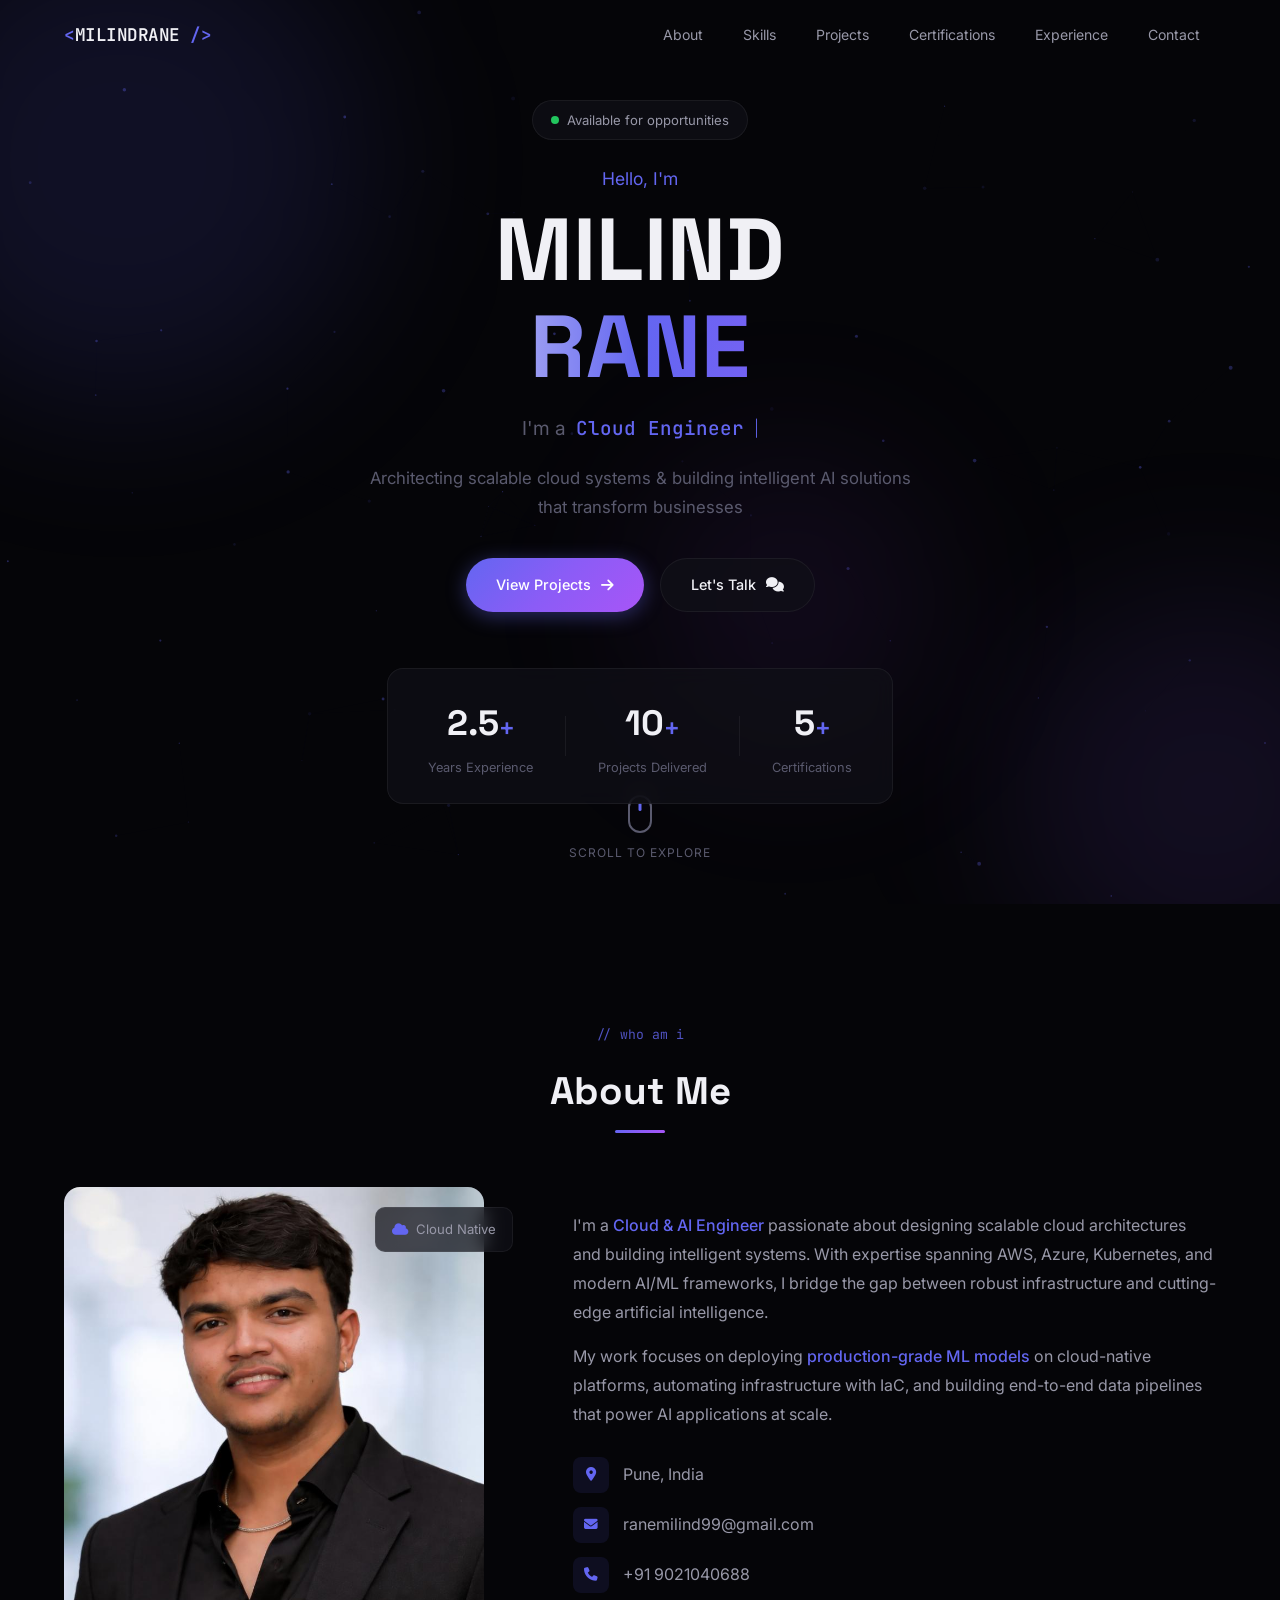
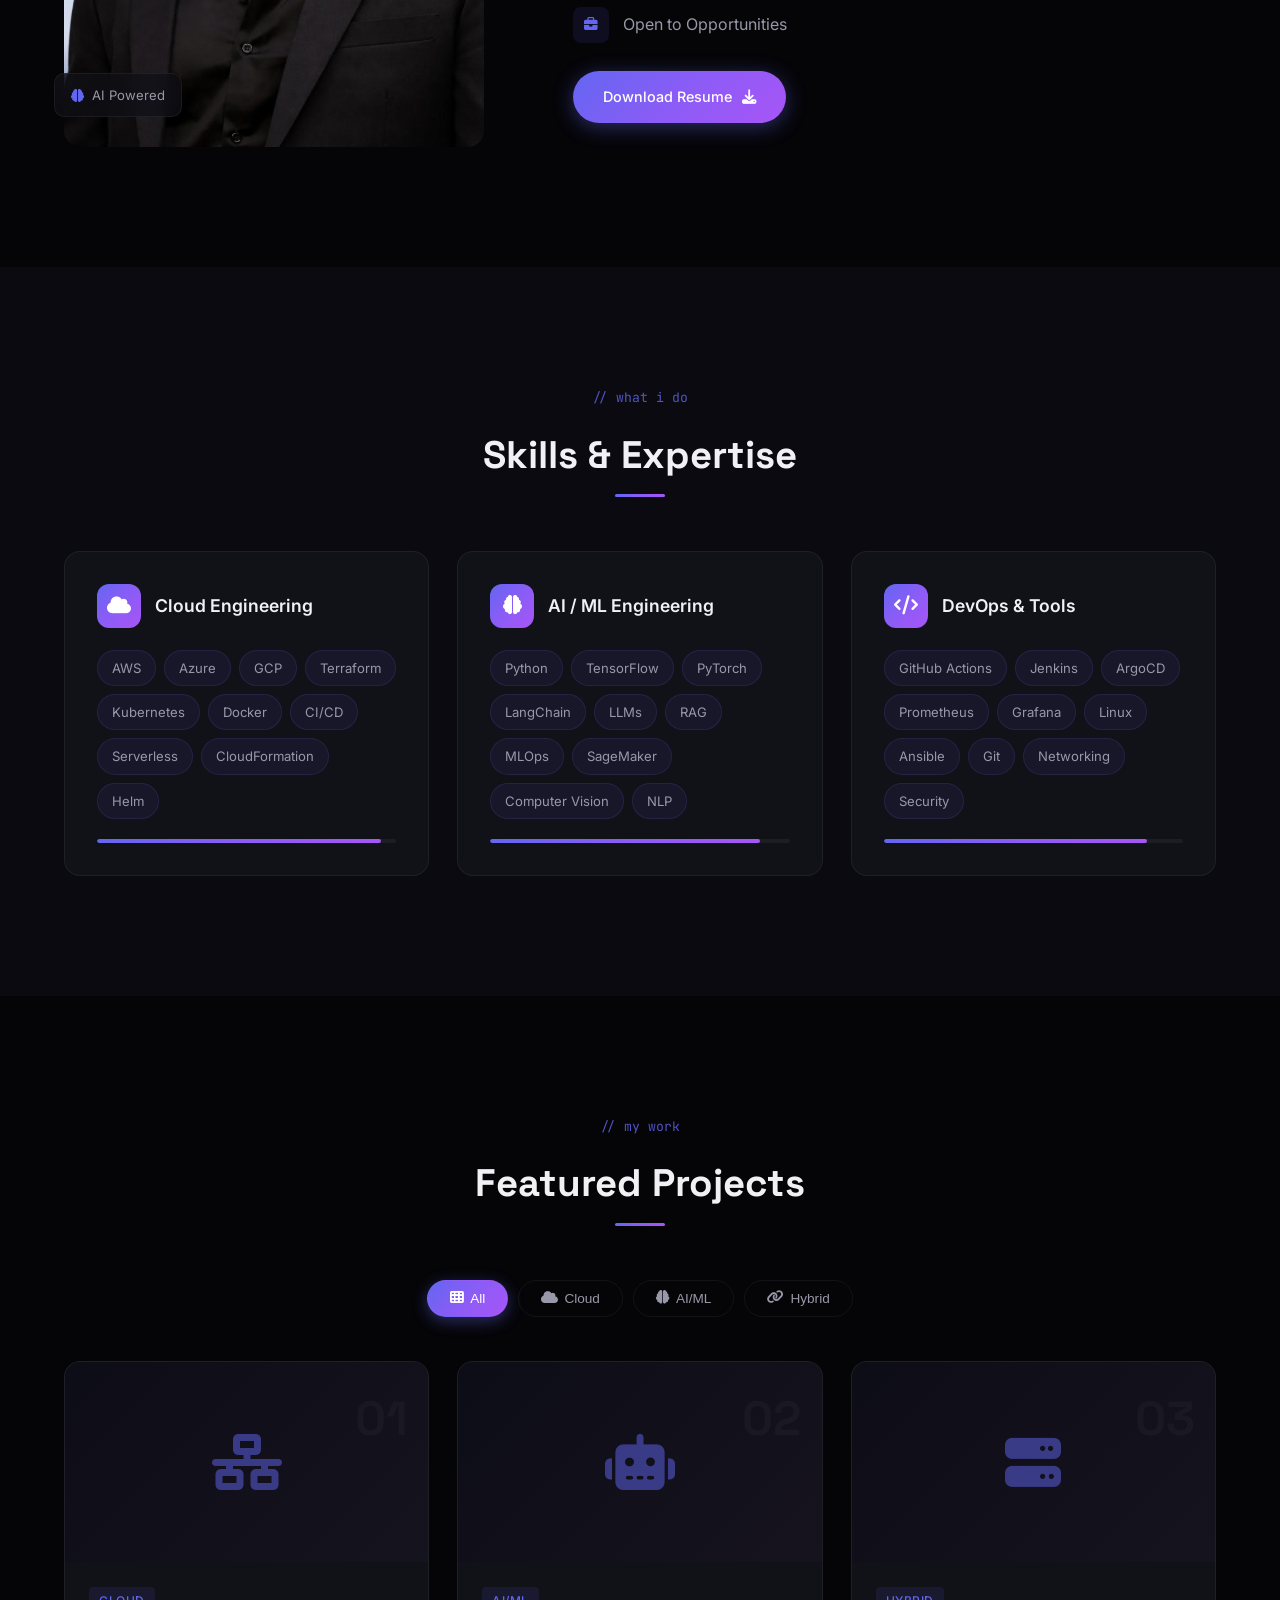
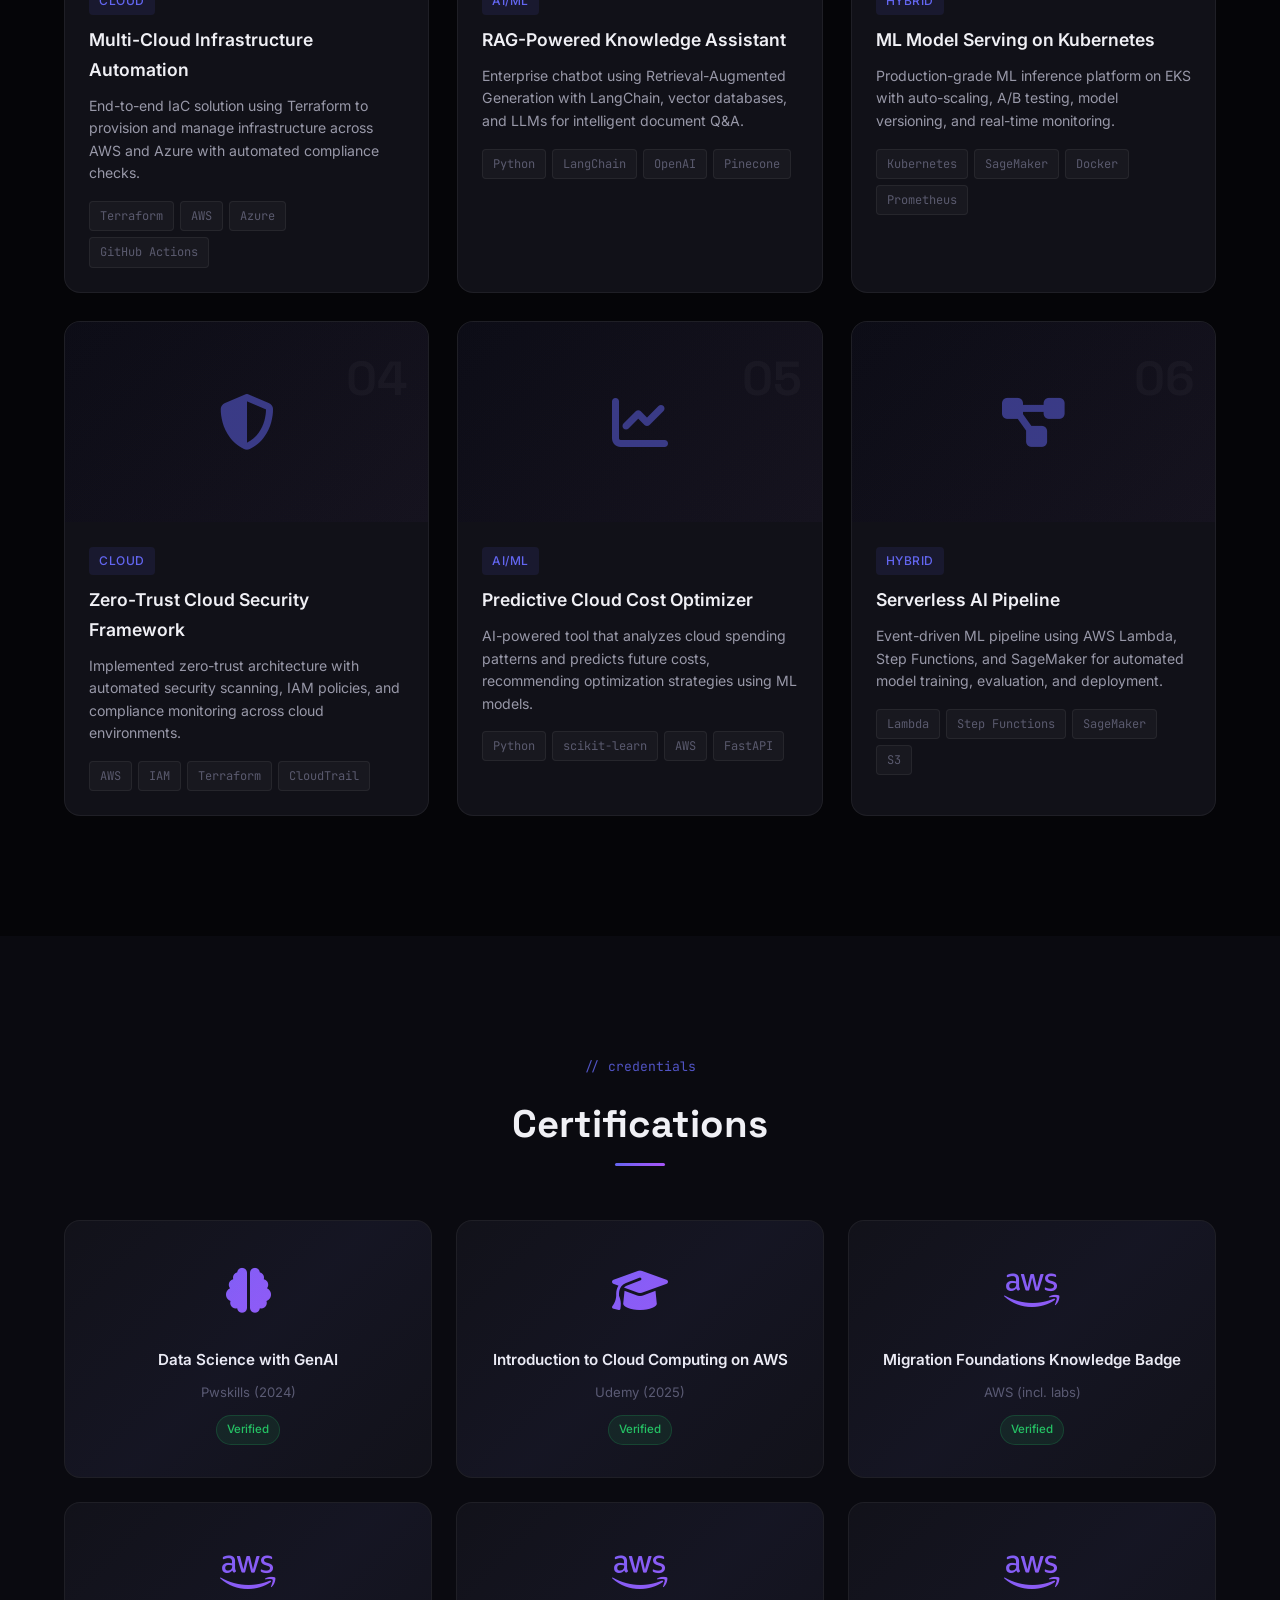
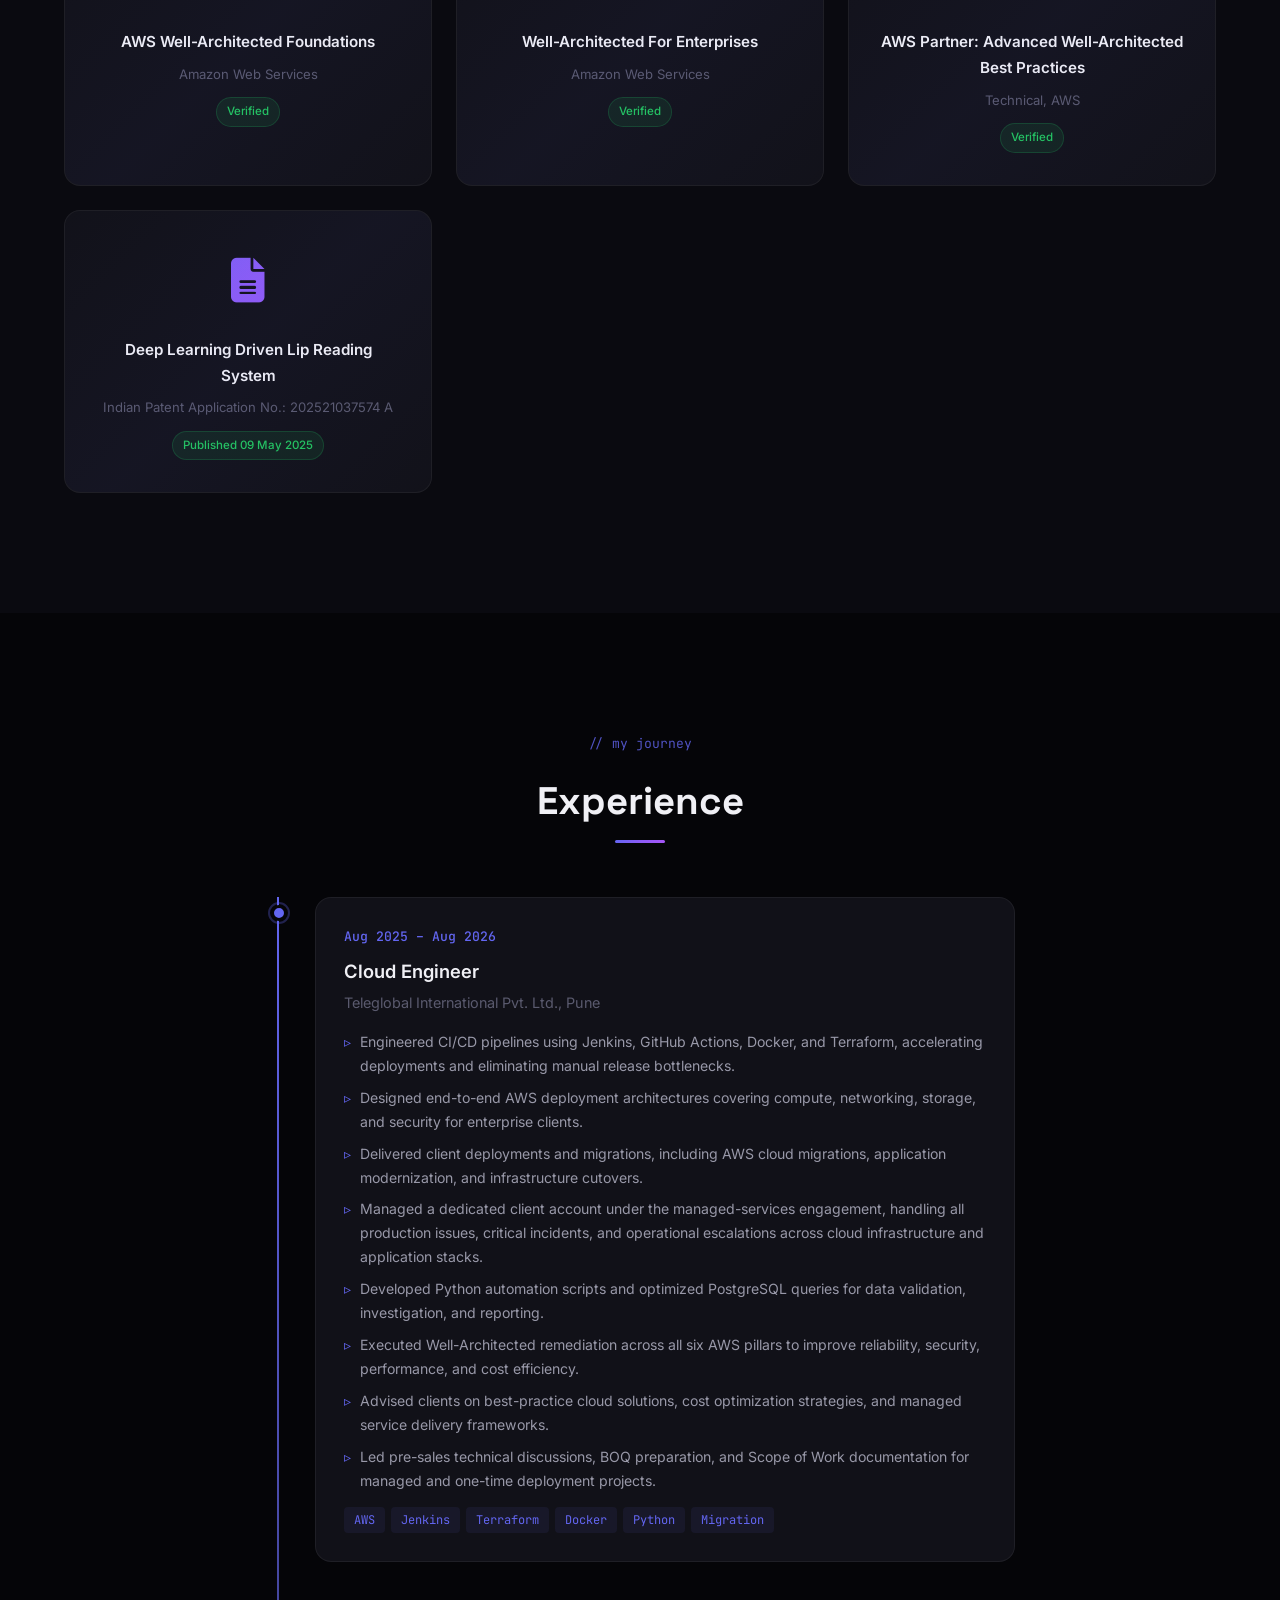
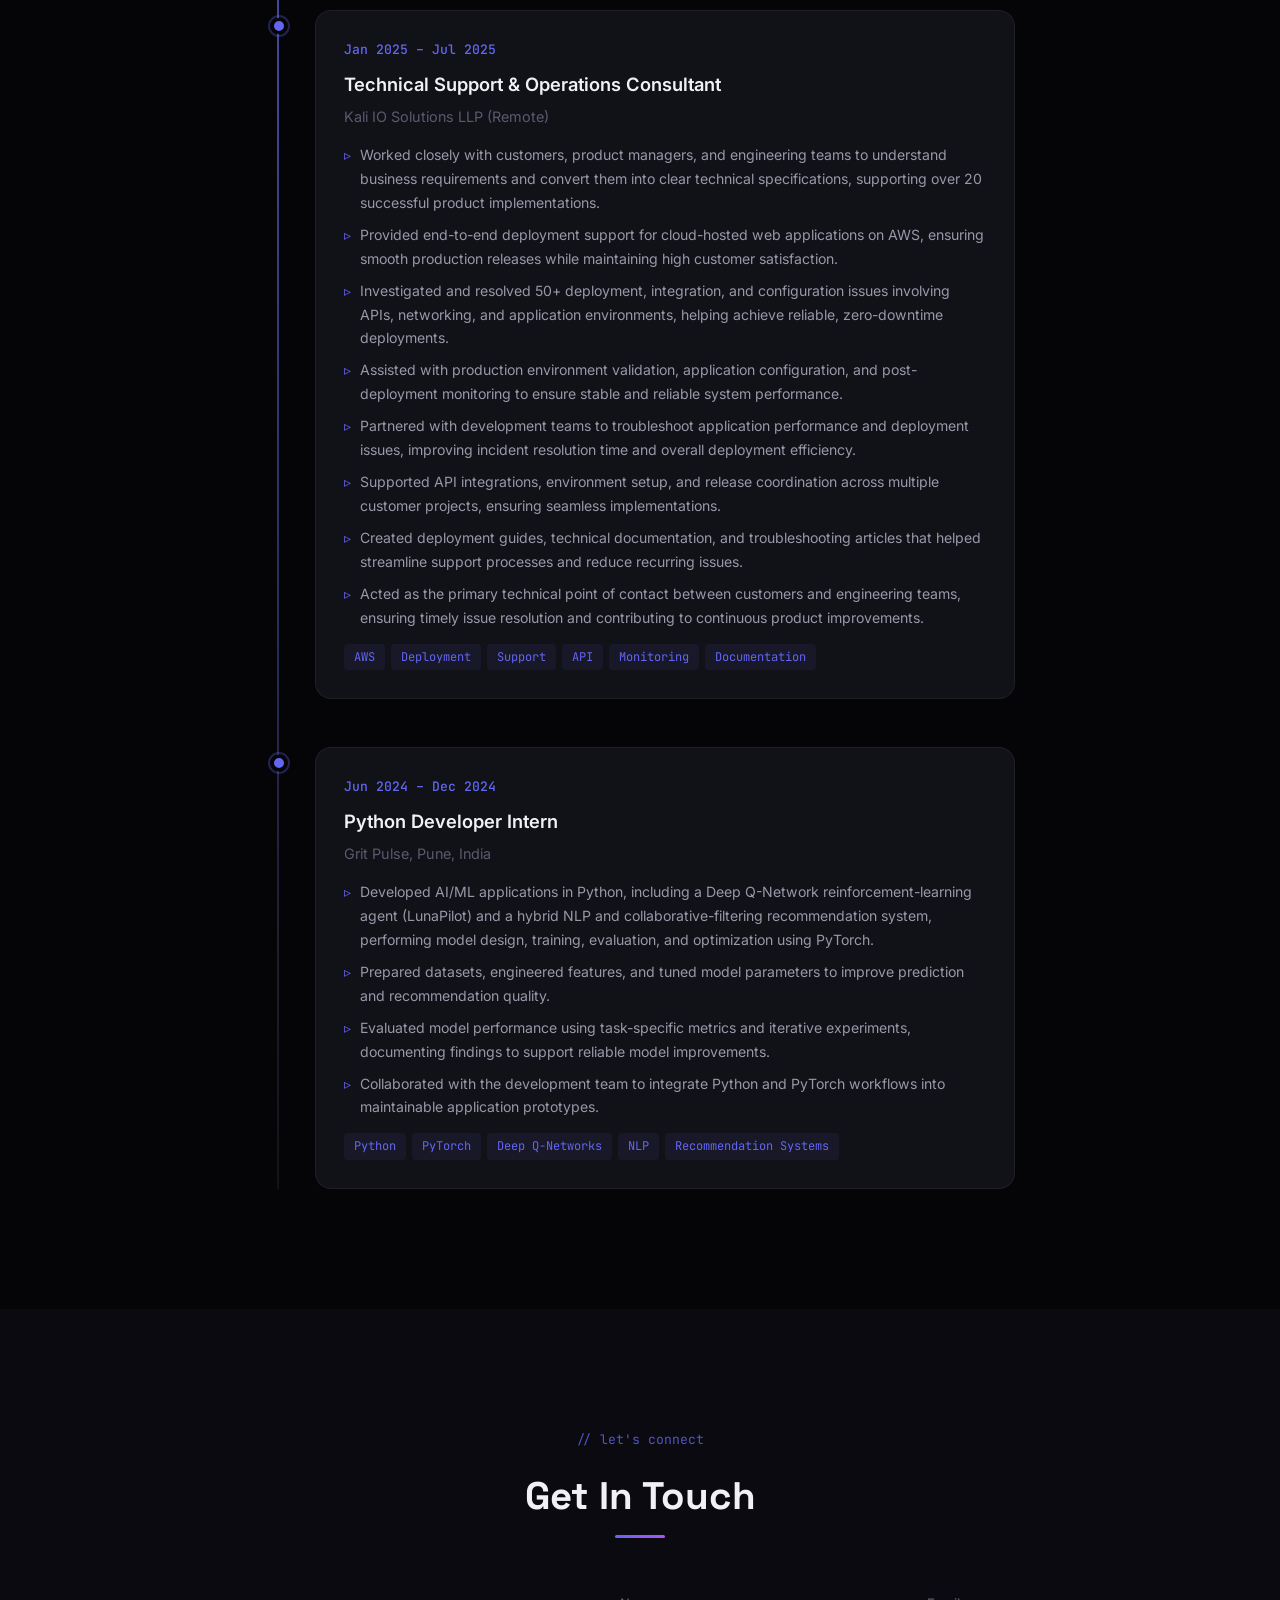
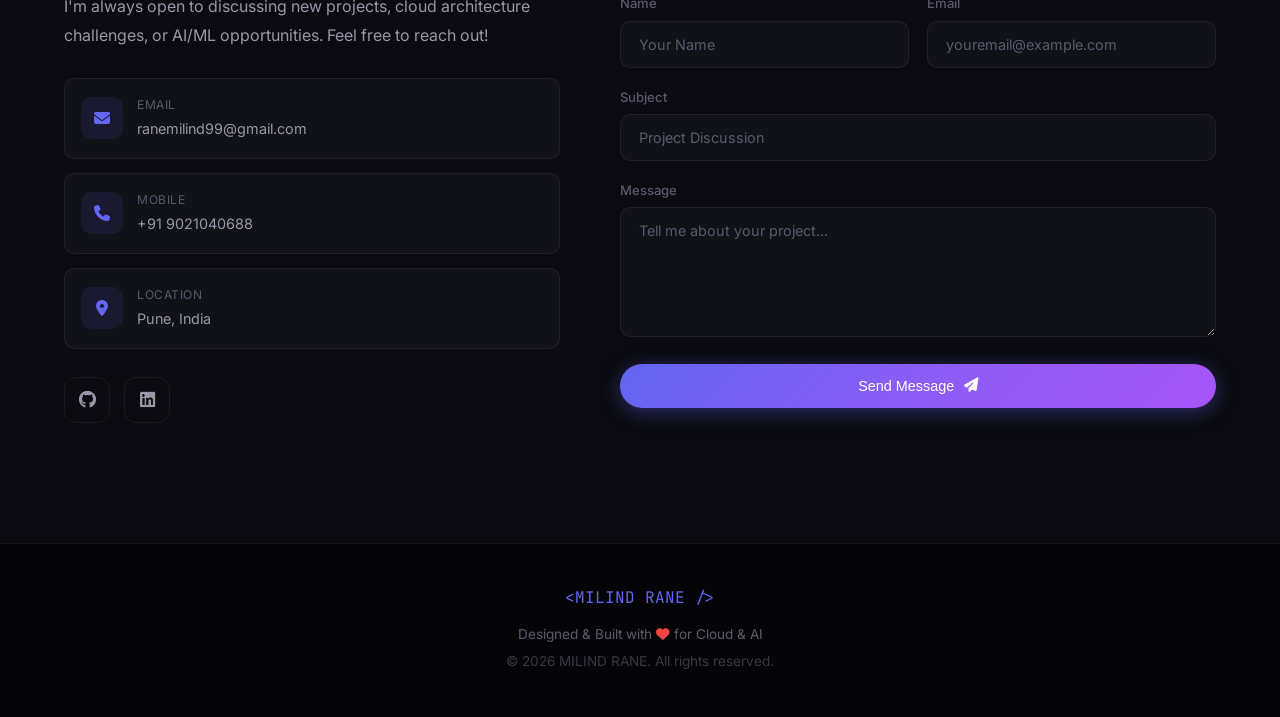
<file: index.html>
<!DOCTYPE html>
<html lang="en">
<head>
    <meta charset="UTF-8">
    <meta name="viewport" content="width=device-width, initial-scale=1.0">
    <title>MILIND RANE | Cloud & AI Engineer</title>
    <link rel="stylesheet" href="style.css">
    <link href="https://fonts.googleapis.com/css2?family=Inter:wght@300;400;500;600;700;800&family=JetBrains+Mono:wght@400;500&family=Space+Grotesk:wght@400;500;600;700&display=swap" rel="stylesheet">
    <link rel="stylesheet" href="https://cdnjs.cloudflare.com/ajax/libs/font-awesome/6.5.0/css/all.min.css">
</head>
<body>
    <!-- Cursor Glow Effect -->
    <div class="cursor-glow" id="cursorGlow"></div>

    <!-- Particle Canvas -->
    <canvas id="particleCanvas"></canvas>

    <!-- Navigation -->
    <nav class="navbar" id="navbar">
        <div class="nav-container">
            <a href="#hero" class="nav-logo">
                <span class="logo-bracket">&lt;</span>MILINDRANE<span class="logo-bracket"> /&gt;</span>
            </a>
            <ul class="nav-links" id="navLinks">
                <li><a href="#about" data-text="About">About</a></li>
                <li><a href="#skills" data-text="Skills">Skills</a></li>
                <li><a href="#projects" data-text="Projects">Projects</a></li>
                <li><a href="#certifications" data-text="Certs">Certifications</a></li>
                <li><a href="#experience" data-text="Experience">Experience</a></li>
                <li><a href="#contact" data-text="Contact">Contact</a></li>
            </ul>
            <button class="nav-toggle" id="navToggle" aria-label="Toggle navigation">
                <span></span>
                <span></span>
                <span></span>
            </button>
        </div>
    </nav>

    <!-- Hero Section -->
    <section class="hero" id="hero">
        <div class="hero-orbs">
            <div class="orb orb-1"></div>
            <div class="orb orb-2"></div>
            <div class="orb orb-3"></div>
        </div>
        <div class="hero-content">
            <div class="hero-badge">
                <span class="badge-dot"></span>
                Available for opportunities
            </div>
            <p class="hero-greeting">Hello, I'm</p>
            <h1 class="hero-name">
                <span class="name-line">MILIND</span>
                <span class="name-line name-highlight shimmer-text">RANE</span>
            </h1>
            <div class="hero-title-wrapper">
                <span class="hero-title-prefix">I'm a</span>
                <h2 class="hero-title" id="typingText">Cloud & AI Engineer</h2>
                <span class="typing-cursor">|</span>
            </div>
            <p class="hero-tagline">Architecting scalable cloud systems & building intelligent AI solutions that transform businesses</p>
            <div class="hero-cta">
                <a href="#projects" class="btn btn-primary">
                    <span>View Projects</span>
                    <i class="fas fa-arrow-right"></i>
                </a>
                <a href="#contact" class="btn btn-glass">
                    <span>Let's Talk</span>
                    <i class="fas fa-comments"></i>
                </a>
            </div>
            <div class="hero-stats">
                <div class="stat" data-count="2" data-start-date="2024-06-01">
                    <span class="stat-number">0</span><span class="stat-suffix">+</span>
                    <span class="stat-label">Years Experience</span>
                </div>
                <div class="stat-divider"></div>
                <div class="stat" data-count="10">
                    <span class="stat-number">0</span><span class="stat-suffix">+</span>
                    <span class="stat-label">Projects Delivered</span>
                </div>
                <div class="stat-divider"></div>
                <div class="stat" data-count="5">
                    <span class="stat-number">0</span><span class="stat-suffix">+</span>
                    <span class="stat-label">Certifications</span>
                </div>
            </div>
        </div>
        <div class="hero-scroll">
            <div class="mouse">
                <div class="mouse-wheel"></div>
            </div>
            <span>Scroll to explore</span>
        </div>
    </section>

    <!-- About Section -->
    <section class="section" id="about">
        <div class="container">
            <div class="section-header">
                <span class="section-tag">// who am i</span>
                <h2 class="section-title">About Me</h2>
            </div>
            <div class="about-grid">
                <div class="about-image-wrapper">
                    <div class="about-image">
                        <img src="profile.jpg" alt="Milind Rane" class="profile-photo">
                        <div class="image-border"></div>
                    </div>
                    <div class="about-float-card float-card-1">
                        <i class="fas fa-cloud"></i>
                        <span>Cloud Native</span>
                    </div>
                    <div class="about-float-card float-card-2">
                        <i class="fas fa-brain"></i>
                        <span>AI Powered</span>
                    </div>
                </div>
                <div class="about-content">
                    <p class="about-text">
                        I'm a <span class="text-highlight">Cloud & AI Engineer</span> passionate about designing scalable cloud architectures 
                        and building intelligent systems. With expertise spanning AWS, Azure, Kubernetes, 
                        and modern AI/ML frameworks, I bridge the gap between robust infrastructure and 
                        cutting-edge artificial intelligence.
                    </p>
                    <p class="about-text">
                        My work focuses on deploying <span class="text-highlight">production-grade ML models</span> on cloud-native platforms, 
                        automating infrastructure with IaC, and building end-to-end data pipelines that 
                        power AI applications at scale.
                    </p>
                    <div class="about-details">
                        <div class="detail">
                            <div class="detail-icon"><i class="fas fa-map-marker-alt"></i></div>
                            <span>Pune, India</span>
                        </div>
                        <div class="detail">
                            <div class="detail-icon"><i class="fas fa-envelope"></i></div>
                            <span>ranemilind99@gmail.com</span>
                        </div>
                        <div class="detail">
                            <div class="detail-icon"><i class="fas fa-phone"></i></div>
                            <span>+91 9021040688</span>
                        </div>
                        <div class="detail">
                            <div class="detail-icon"><i class="fas fa-briefcase"></i></div>
                            <span>Open to Opportunities</span>
                        </div>
                    </div>
                    <a href="Milind_Rane_Resume.pdf" class="btn btn-primary" download="Milind_Rane_Resume.pdf">
                        <span>Download Resume</span>
                        <i class="fas fa-download"></i>
                    </a>
                </div>
            </div>
        </div>
    </section>

    <!-- Skills Section -->
    <section class="section section-alt" id="skills">
        <div class="container">
            <div class="section-header">
                <span class="section-tag">// what i do</span>
                <h2 class="section-title">Skills & Expertise</h2>
            </div>
            <div class="skills-grid">
                <div class="skill-category" data-tilt>
                    <div class="skill-glow"></div>
                    <div class="skill-category-header">
                        <div class="skill-icon-wrapper">
                            <i class="fas fa-cloud"></i>
                        </div>
                        <h3>Cloud Engineering</h3>
                    </div>
                    <div class="skill-tags">
                        <span class="skill-tag">AWS</span>
                        <span class="skill-tag">Azure</span>
                        <span class="skill-tag">GCP</span>
                        <span class="skill-tag">Terraform</span>
                        <span class="skill-tag">Kubernetes</span>
                        <span class="skill-tag">Docker</span>
                        <span class="skill-tag">CI/CD</span>
                        <span class="skill-tag">Serverless</span>
                        <span class="skill-tag">CloudFormation</span>
                        <span class="skill-tag">Helm</span>
                    </div>
                    <div class="skill-bar">
                        <div class="skill-bar-fill" data-width="95"></div>
                    </div>
                </div>
                <div class="skill-category" data-tilt>
                    <div class="skill-glow"></div>
                    <div class="skill-category-header">
                        <div class="skill-icon-wrapper">
                            <i class="fas fa-brain"></i>
                        </div>
                        <h3>AI / ML Engineering</h3>
                    </div>
                    <div class="skill-tags">
                        <span class="skill-tag">Python</span>
                        <span class="skill-tag">TensorFlow</span>
                        <span class="skill-tag">PyTorch</span>
                        <span class="skill-tag">LangChain</span>
                        <span class="skill-tag">LLMs</span>
                        <span class="skill-tag">RAG</span>
                        <span class="skill-tag">MLOps</span>
                        <span class="skill-tag">SageMaker</span>
                        <span class="skill-tag">Computer Vision</span>
                        <span class="skill-tag">NLP</span>
                    </div>
                    <div class="skill-bar">
                        <div class="skill-bar-fill" data-width="90"></div>
                    </div>
                </div>
                <div class="skill-category" data-tilt>
                    <div class="skill-glow"></div>
                    <div class="skill-category-header">
                        <div class="skill-icon-wrapper">
                            <i class="fas fa-code"></i>
                        </div>
                        <h3>DevOps & Tools</h3>
                    </div>
                    <div class="skill-tags">
                        <span class="skill-tag">GitHub Actions</span>
                        <span class="skill-tag">Jenkins</span>
                        <span class="skill-tag">ArgoCD</span>
                        <span class="skill-tag">Prometheus</span>
                        <span class="skill-tag">Grafana</span>
                        <span class="skill-tag">Linux</span>
                        <span class="skill-tag">Ansible</span>
                        <span class="skill-tag">Git</span>
                        <span class="skill-tag">Networking</span>
                        <span class="skill-tag">Security</span>
                    </div>
                    <div class="skill-bar">
                        <div class="skill-bar-fill" data-width="88"></div>
                    </div>
                </div>
            </div>
        </div>
    </section>

    <!-- Projects Section -->
    <section class="section" id="projects">
        <div class="container">
            <div class="section-header">
                <span class="section-tag">// my work</span>
                <h2 class="section-title">Featured Projects</h2>
            </div>
            <div class="project-filters">
                <button class="filter-btn active" data-filter="all">
                    <i class="fas fa-th"></i> All
                </button>
                <button class="filter-btn" data-filter="cloud">
                    <i class="fas fa-cloud"></i> Cloud
                </button>
                <button class="filter-btn" data-filter="ai">
                    <i class="fas fa-brain"></i> AI/ML
                </button>
                <button class="filter-btn" data-filter="hybrid">
                    <i class="fas fa-link"></i> Hybrid
                </button>
            </div>
            <div class="projects-grid">
                <div class="project-card" data-category="cloud">
                    <div class="project-card-inner">
                        <div class="project-image">
                            <div class="project-overlay">
                                <a href="#" class="project-overlay-btn"><i class="fab fa-github"></i></a>
                                <a href="#" class="project-overlay-btn"><i class="fas fa-external-link-alt"></i></a>
                            </div>
                            <i class="fas fa-network-wired project-icon"></i>
                            <div class="project-number">01</div>
                        </div>
                        <div class="project-content">
                            <div class="project-category-tag">Cloud</div>
                            <h3>Multi-Cloud Infrastructure Automation</h3>
                            <p>End-to-end IaC solution using Terraform to provision and manage infrastructure across AWS and Azure with automated compliance checks.</p>
                            <div class="project-tech">
                                <span>Terraform</span>
                                <span>AWS</span>
                                <span>Azure</span>
                                <span>GitHub Actions</span>
                            </div>
                        </div>
                    </div>
                </div>
                <div class="project-card" data-category="ai">
                    <div class="project-card-inner">
                        <div class="project-image">
                            <div class="project-overlay">
                                <a href="#" class="project-overlay-btn"><i class="fab fa-github"></i></a>
                                <a href="#" class="project-overlay-btn"><i class="fas fa-external-link-alt"></i></a>
                            </div>
                            <i class="fas fa-robot project-icon"></i>
                            <div class="project-number">02</div>
                        </div>
                        <div class="project-content">
                            <div class="project-category-tag">AI/ML</div>
                            <h3>RAG-Powered Knowledge Assistant</h3>
                            <p>Enterprise chatbot using Retrieval-Augmented Generation with LangChain, vector databases, and LLMs for intelligent document Q&A.</p>
                            <div class="project-tech">
                                <span>Python</span>
                                <span>LangChain</span>
                                <span>OpenAI</span>
                                <span>Pinecone</span>
                            </div>
                        </div>
                    </div>
                </div>
                <div class="project-card" data-category="hybrid">
                    <div class="project-card-inner">
                        <div class="project-image">
                            <div class="project-overlay">
                                <a href="#" class="project-overlay-btn"><i class="fab fa-github"></i></a>
                                <a href="#" class="project-overlay-btn"><i class="fas fa-external-link-alt"></i></a>
                            </div>
                            <i class="fas fa-server project-icon"></i>
                            <div class="project-number">03</div>
                        </div>
                        <div class="project-content">
                            <div class="project-category-tag">Hybrid</div>
                            <h3>ML Model Serving on Kubernetes</h3>
                            <p>Production-grade ML inference platform on EKS with auto-scaling, A/B testing, model versioning, and real-time monitoring.</p>
                            <div class="project-tech">
                                <span>Kubernetes</span>
                                <span>SageMaker</span>
                                <span>Docker</span>
                                <span>Prometheus</span>
                            </div>
                        </div>
                    </div>
                </div>
                <div class="project-card" data-category="cloud">
                    <div class="project-card-inner">
                        <div class="project-image">
                            <div class="project-overlay">
                                <a href="#" class="project-overlay-btn"><i class="fab fa-github"></i></a>
                                <a href="#" class="project-overlay-btn"><i class="fas fa-external-link-alt"></i></a>
                            </div>
                            <i class="fas fa-shield-alt project-icon"></i>
                            <div class="project-number">04</div>
                        </div>
                        <div class="project-content">
                            <div class="project-category-tag">Cloud</div>
                            <h3>Zero-Trust Cloud Security Framework</h3>
                            <p>Implemented zero-trust architecture with automated security scanning, IAM policies, and compliance monitoring across cloud environments.</p>
                            <div class="project-tech">
                                <span>AWS</span>
                                <span>IAM</span>
                                <span>Terraform</span>
                                <span>CloudTrail</span>
                            </div>
                        </div>
                    </div>
                </div>
                <div class="project-card" data-category="ai">
                    <div class="project-card-inner">
                        <div class="project-image">
                            <div class="project-overlay">
                                <a href="#" class="project-overlay-btn"><i class="fab fa-github"></i></a>
                                <a href="#" class="project-overlay-btn"><i class="fas fa-external-link-alt"></i></a>
                            </div>
                            <i class="fas fa-chart-line project-icon"></i>
                            <div class="project-number">05</div>
                        </div>
                        <div class="project-content">
                            <div class="project-category-tag">AI/ML</div>
                            <h3>Predictive Cloud Cost Optimizer</h3>
                            <p>AI-powered tool that analyzes cloud spending patterns and predicts future costs, recommending optimization strategies using ML models.</p>
                            <div class="project-tech">
                                <span>Python</span>
                                <span>scikit-learn</span>
                                <span>AWS</span>
                                <span>FastAPI</span>
                            </div>
                        </div>
                    </div>
                </div>
                <div class="project-card" data-category="hybrid">
                    <div class="project-card-inner">
                        <div class="project-image">
                            <div class="project-overlay">
                                <a href="#" class="project-overlay-btn"><i class="fab fa-github"></i></a>
                                <a href="#" class="project-overlay-btn"><i class="fas fa-external-link-alt"></i></a>
                            </div>
                            <i class="fas fa-project-diagram project-icon"></i>
                            <div class="project-number">06</div>
                        </div>
                        <div class="project-content">
                            <div class="project-category-tag">Hybrid</div>
                            <h3>Serverless AI Pipeline</h3>
                            <p>Event-driven ML pipeline using AWS Lambda, Step Functions, and SageMaker for automated model training, evaluation, and deployment.</p>
                            <div class="project-tech">
                                <span>Lambda</span>
                                <span>Step Functions</span>
                                <span>SageMaker</span>
                                <span>S3</span>
                            </div>
                        </div>
                    </div>
                </div>
            </div>
        </div>
    </section>

    <!-- Certifications Section -->
    <section class="section section-alt" id="certifications">
        <div class="container">
            <div class="section-header">
                <span class="section-tag">// credentials</span>
                <h2 class="section-title">Certifications</h2>
            </div>
            <div class="certs-grid">
                <div class="cert-card">
                    <div class="cert-shine"></div>
                    <div class="cert-icon"><i class="fas fa-brain"></i></div>
                    <h4>Data Science with GenAI</h4>
                    <p>Pwskills (2024)</p>
                    <div class="cert-badge">Verified</div>
                </div>
                <div class="cert-card">
                    <div class="cert-shine"></div>
                    <div class="cert-icon"><i class="fas fa-graduation-cap"></i></div>
                    <h4>Introduction to Cloud Computing on AWS</h4>
                    <p>Udemy (2025)</p>
                    <div class="cert-badge">Verified</div>
                </div>
                <div class="cert-card">
                    <div class="cert-shine"></div>
                    <div class="cert-icon"><i class="fab fa-aws"></i></div>
                    <h4>Migration Foundations Knowledge Badge</h4>
                    <p>AWS (incl. labs)</p>
                    <div class="cert-badge">Verified</div>
                </div>
                <div class="cert-card">
                    <div class="cert-shine"></div>
                    <div class="cert-icon"><i class="fab fa-aws"></i></div>
                    <h4>AWS Well-Architected Foundations</h4>
                    <p>Amazon Web Services</p>
                    <div class="cert-badge">Verified</div>
                </div>
                <div class="cert-card">
                    <div class="cert-shine"></div>
                    <div class="cert-icon"><i class="fab fa-aws"></i></div>
                    <h4>Well-Architected For Enterprises</h4>
                    <p>Amazon Web Services</p>
                    <div class="cert-badge">Verified</div>
                </div>
                <div class="cert-card">
                    <div class="cert-shine"></div>
                    <div class="cert-icon"><i class="fab fa-aws"></i></div>
                    <h4>AWS Partner: Advanced Well-Architected Best Practices</h4>
                    <p>Technical, AWS</p>
                    <div class="cert-badge">Verified</div>
                </div>
                <div class="cert-card">
                    <div class="cert-shine"></div>
                    <div class="cert-icon"><i class="fas fa-file-alt"></i></div>
                    <h4>Deep Learning Driven Lip Reading System</h4>
                    <p>Indian Patent Application No.: 202521037574 A</p>
                    <div class="cert-badge">Published 09 May 2025</div>
                </div>
            </div>
            </div>
        </div>
    </section>

    <!-- Experience Section -->
    <section class="section" id="experience">
        <div class="container">
            <div class="section-header">
                <span class="section-tag">// my journey</span>
                <h2 class="section-title">Experience</h2>
            </div>
            <div class="timeline">
                <div class="timeline-item">
                    <div class="timeline-dot">
                        <div class="timeline-dot-ring"></div>
                    </div>
                    <div class="timeline-content">
                        <div class="timeline-date">Aug 2025 – Aug 2026</div>
                        <h3>Cloud Engineer</h3>
                        <h4>Teleglobal International Pvt. Ltd., Pune</h4>
                        <ul>
                            <li>Engineered CI/CD pipelines using Jenkins, GitHub Actions, Docker, and Terraform, accelerating deployments and eliminating manual release bottlenecks.</li>
                            <li>Designed end-to-end AWS deployment architectures covering compute, networking, storage, and security for enterprise clients.</li>
                            <li>Delivered client deployments and migrations, including AWS cloud migrations, application modernization, and infrastructure cutovers.</li>
                            <li>Managed a dedicated client account under the managed-services engagement, handling all production issues, critical incidents, and operational escalations across cloud infrastructure and application stacks.</li>
                            <li>Developed Python automation scripts and optimized PostgreSQL queries for data validation, investigation, and reporting.</li>
                            <li>Executed Well-Architected remediation across all six AWS pillars to improve reliability, security, performance, and cost efficiency.</li>
                            <li>Advised clients on best-practice cloud solutions, cost optimization strategies, and managed service delivery frameworks.</li>
                            <li>Led pre-sales technical discussions, BOQ preparation, and Scope of Work documentation for managed and one-time deployment projects.</li>
                        </ul>
                        <div class="timeline-tags">
                            <span>AWS</span><span>Jenkins</span><span>Terraform</span><span>Docker</span><span>Python</span><span>Migration</span>
                        </div>
                    </div>
                </div>
                <div class="timeline-item">
                    <div class="timeline-dot">
                        <div class="timeline-dot-ring"></div>
                    </div>
                    <div class="timeline-content">
                        <div class="timeline-date">Jan 2025 – Jul 2025</div>
                        <h3>Technical Support & Operations Consultant</h3>
                        <h4>Kali IO Solutions LLP (Remote)</h4>
                        <ul>
                            <li>Worked closely with customers, product managers, and engineering teams to understand business requirements and convert them into clear technical specifications, supporting over 20 successful product implementations.</li>
                            <li>Provided end-to-end deployment support for cloud-hosted web applications on AWS, ensuring smooth production releases while maintaining high customer satisfaction.</li>
                            <li>Investigated and resolved 50+ deployment, integration, and configuration issues involving APIs, networking, and application environments, helping achieve reliable, zero-downtime deployments.</li>
                            <li>Assisted with production environment validation, application configuration, and post-deployment monitoring to ensure stable and reliable system performance.</li>
                            <li>Partnered with development teams to troubleshoot application performance and deployment issues, improving incident resolution time and overall deployment efficiency.</li>
                            <li>Supported API integrations, environment setup, and release coordination across multiple customer projects, ensuring seamless implementations.</li>
                            <li>Created deployment guides, technical documentation, and troubleshooting articles that helped streamline support processes and reduce recurring issues.</li>
                            <li>Acted as the primary technical point of contact between customers and engineering teams, ensuring timely issue resolution and contributing to continuous product improvements.</li>
                        </ul>
                        <div class="timeline-tags">
                            <span>AWS</span><span>Deployment</span><span>Support</span><span>API</span><span>Monitoring</span><span>Documentation</span>
                        </div>
                    </div>
                </div>
                <div class="timeline-item">
                    <div class="timeline-dot">
                        <div class="timeline-dot-ring"></div>
                    </div>
                    <div class="timeline-content">
                        <div class="timeline-date">Jun 2024 – Dec 2024</div>
                        <h3>Python Developer Intern</h3>
                        <h4>Grit Pulse, Pune, India</h4>
                        <ul>
                            <li>Developed AI/ML applications in Python, including a Deep Q-Network reinforcement-learning agent (LunaPilot) and a hybrid NLP and collaborative-filtering recommendation system, performing model design, training, evaluation, and optimization using PyTorch.</li>
                            <li>Prepared datasets, engineered features, and tuned model parameters to improve prediction and recommendation quality.</li>
                            <li>Evaluated model performance using task-specific metrics and iterative experiments, documenting findings to support reliable model improvements.</li>
                            <li>Collaborated with the development team to integrate Python and PyTorch workflows into maintainable application prototypes.</li>
                        </ul>
                        <div class="timeline-tags">
                            <span>Python</span><span>PyTorch</span><span>Deep Q-Networks</span><span>NLP</span><span>Recommendation Systems</span>
                        </div>
                    </div>
                </div>
                </div>
            </div>
        </div>
    </section>

    <!-- Contact Section -->
    <section class="section section-alt" id="contact">
        <div class="container">
            <div class="section-header">
                <span class="section-tag">// let's connect</span>
                <h2 class="section-title">Get In Touch</h2>
            </div>
            <div class="contact-grid">
                <div class="contact-info">
                    <p class="contact-text">
                        I'm always open to discussing new projects, cloud architecture challenges, 
                        or AI/ML opportunities. Feel free to reach out!
                    </p>
                    <div class="contact-cards">
                        <div class="contact-card">
                            <div class="contact-card-icon"><i class="fas fa-envelope"></i></div>
                            <div>
                                <span class="contact-card-label">Email</span>
                                <span class="contact-card-value">ranemilind99@gmail.com</span>
                            </div>
                        </div>
                        <div class="contact-card">
                            <div class="contact-card-icon"><i class="fas fa-phone"></i></div>
                            <div>
                                <span class="contact-card-label">Mobile</span>
                                <span class="contact-card-value">+91 9021040688</span>
                            </div>
                        </div>
                        <div class="contact-card">
                            <div class="contact-card-icon"><i class="fas fa-map-marker-alt"></i></div>
                            <div>
                                <span class="contact-card-label">Location</span>
                                <span class="contact-card-value">Pune, India</span>
                            </div>
                        </div>
                    </div>
                    <div class="social-links">
                        <a href="https://github.com/Milindrane01" class="social-link" aria-label="GitHub" target="_blank" rel="noopener noreferrer">
                            <i class="fab fa-github"></i>
                            <span class="social-tooltip">GitHub</span>
                        </a>
                        <a href="https://www.linkedin.com/in/milind-rane-8a83581bb" class="social-link" aria-label="LinkedIn" target="_blank" rel="noopener noreferrer">
                            <i class="fab fa-linkedin"></i>
                            <span class="social-tooltip">LinkedIn</span>
                        </a>
                    </div>
                </div>
                <form class="contact-form" id="contactForm">
    <div class="form-row">
        <div class="form-group">
            <label for="name">Name</label>
            <input type="text" id="name" name="user_name" placeholder="Your Name" autocomplete="name" required>
        </div>
        <div class="form-group">
            <label for="email">Email</label>
            <input type="email" id="email" name="user_email" placeholder="youremail@example.com" autocomplete="email" required>
        </div>
    </div>
    <div class="form-group">
        <label for="subject">Subject</label>
        <input type="text" id="subject" name="subject" placeholder="Project Discussion">
    </div>
    <div class="form-group">
        <label for="message">Message</label>
        <textarea id="message" name="message" placeholder="Tell me about your project..." rows="5" required></textarea>
    </div>
    <button type="submit" class="btn btn-primary btn-full" id="submitBtn">
        <span>Send Message</span>
        <i class="fas fa-paper-plane"></i>
    </button>
    
    <!-- Status UI Output message block -->
    <div id="formStatus" class="form-status" style="display:none; margin-top: 15px; padding: 10px; border-radius: 4px;"></div>
</form>
            </div>
        </div>
    </section>

    <!-- Footer -->
    <footer class="footer">
        <div class="container">
            <div class="footer-content">
                <a href="#hero" class="footer-logo">&lt;MILIND RANE /&gt;</a>
                <p>Designed & Built with <i class="fas fa-heart"></i> for Cloud & AI</p>
                <p class="footer-copy">&copy; 2026 MILIND RANE. All rights reserved.</p>
            </div>
        </div>
    </footer>

    <!-- Back to Top -->
    <button class="back-to-top" id="backToTop" aria-label="Back to top">
        <i class="fas fa-arrow-up"></i>
    </button>

    <script src="script.js"></script>
</body>
</html>
</file>
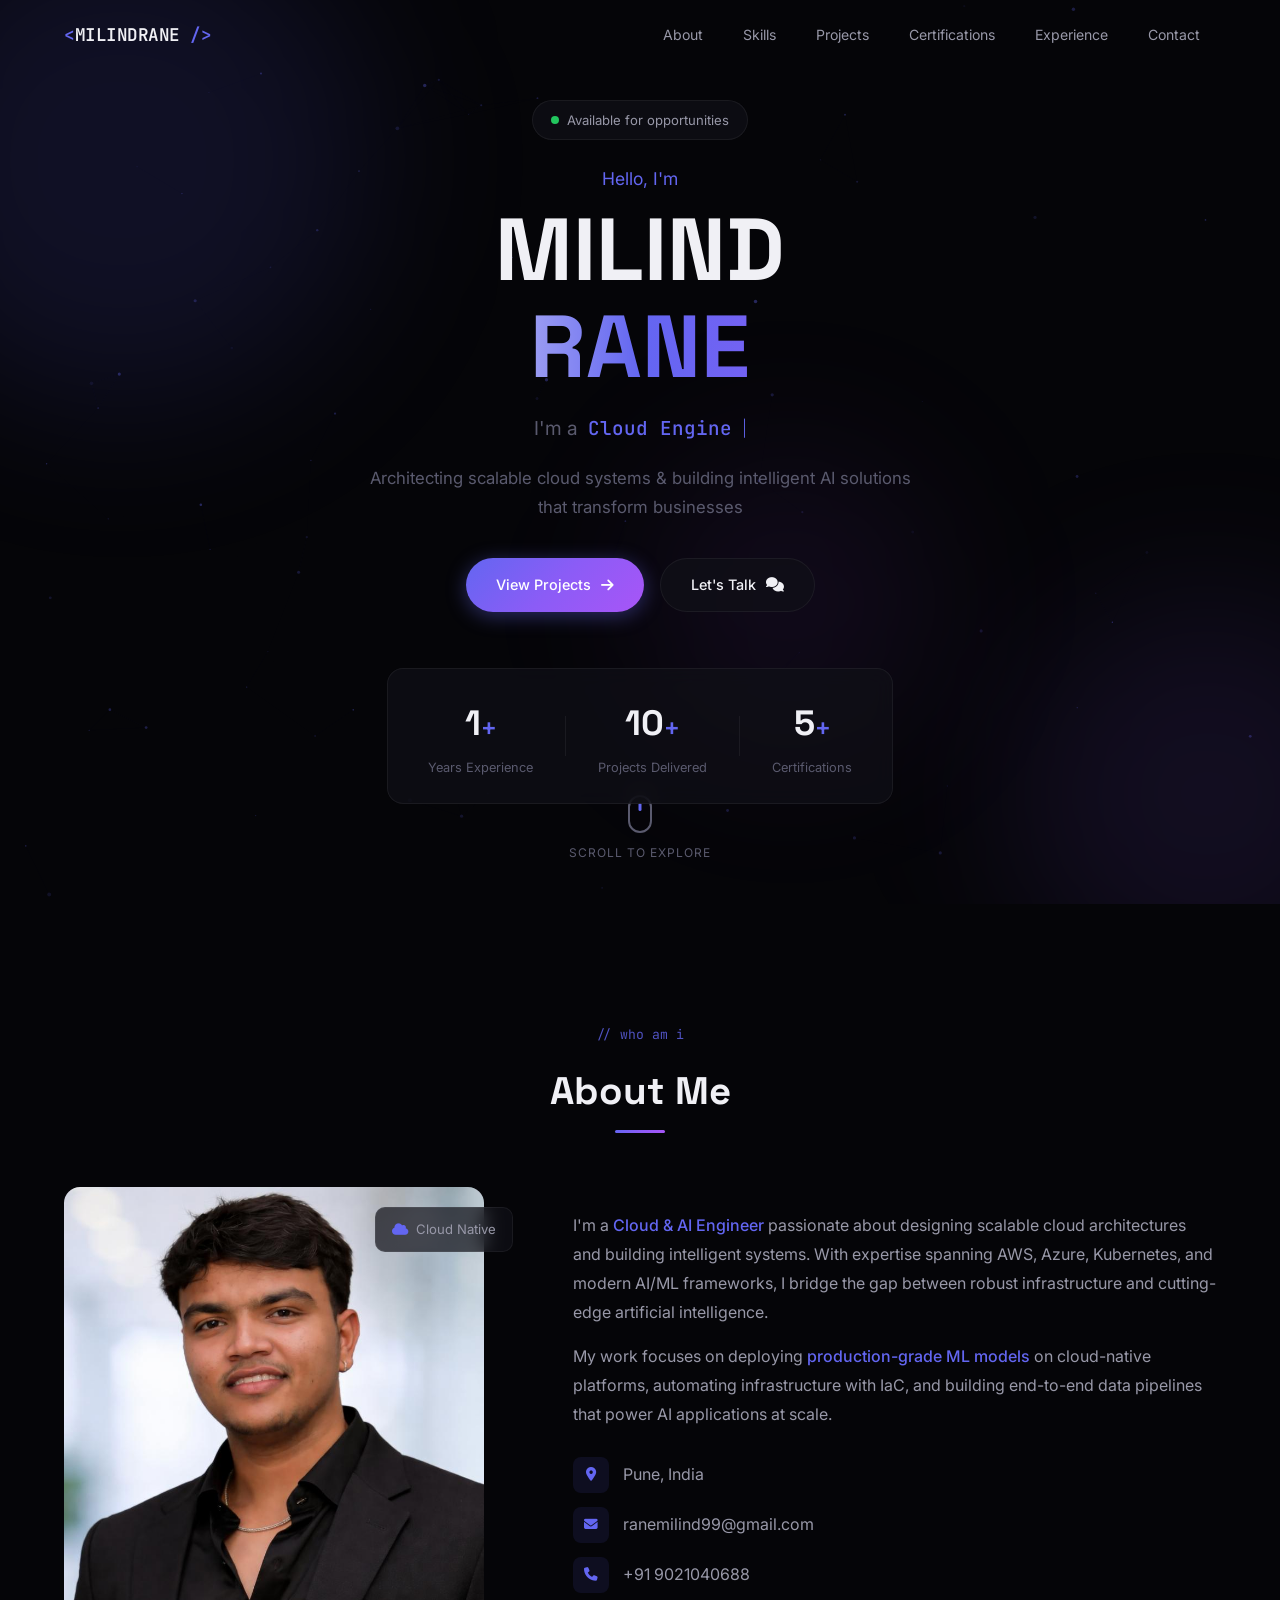
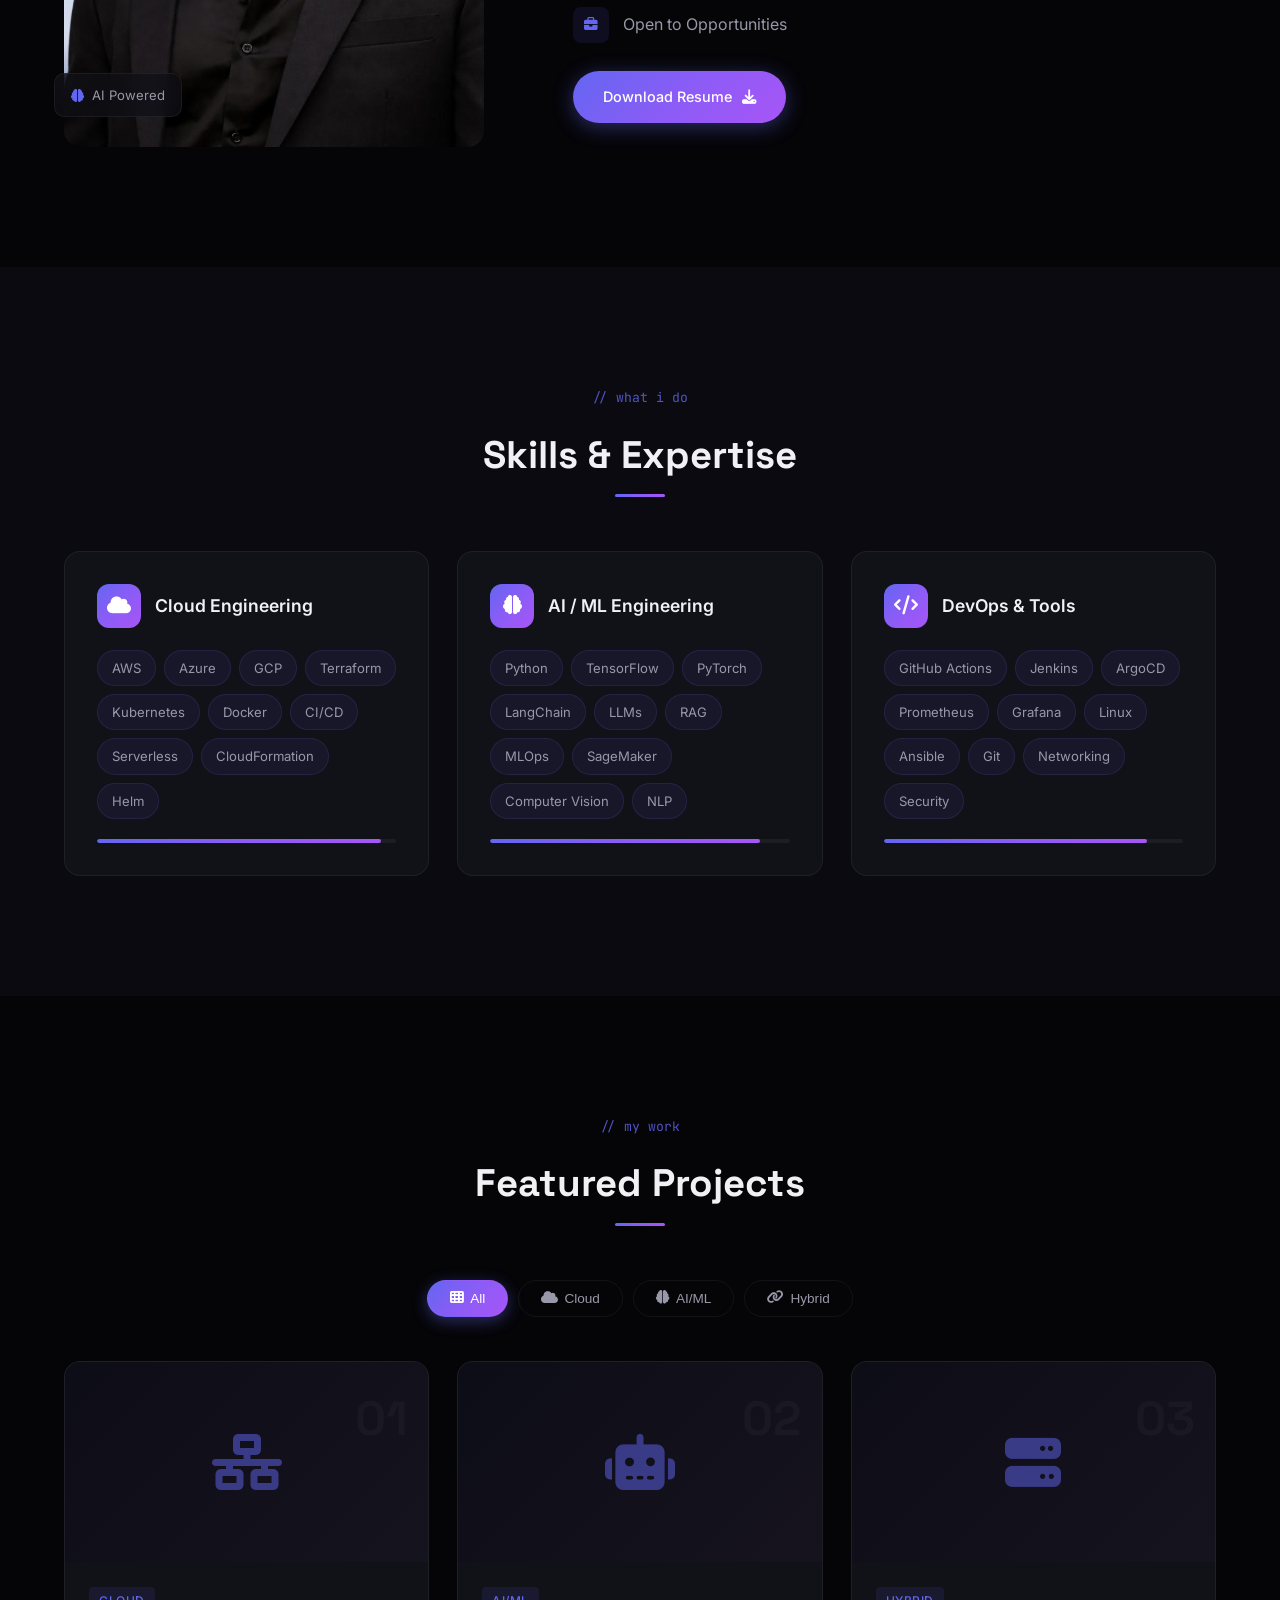
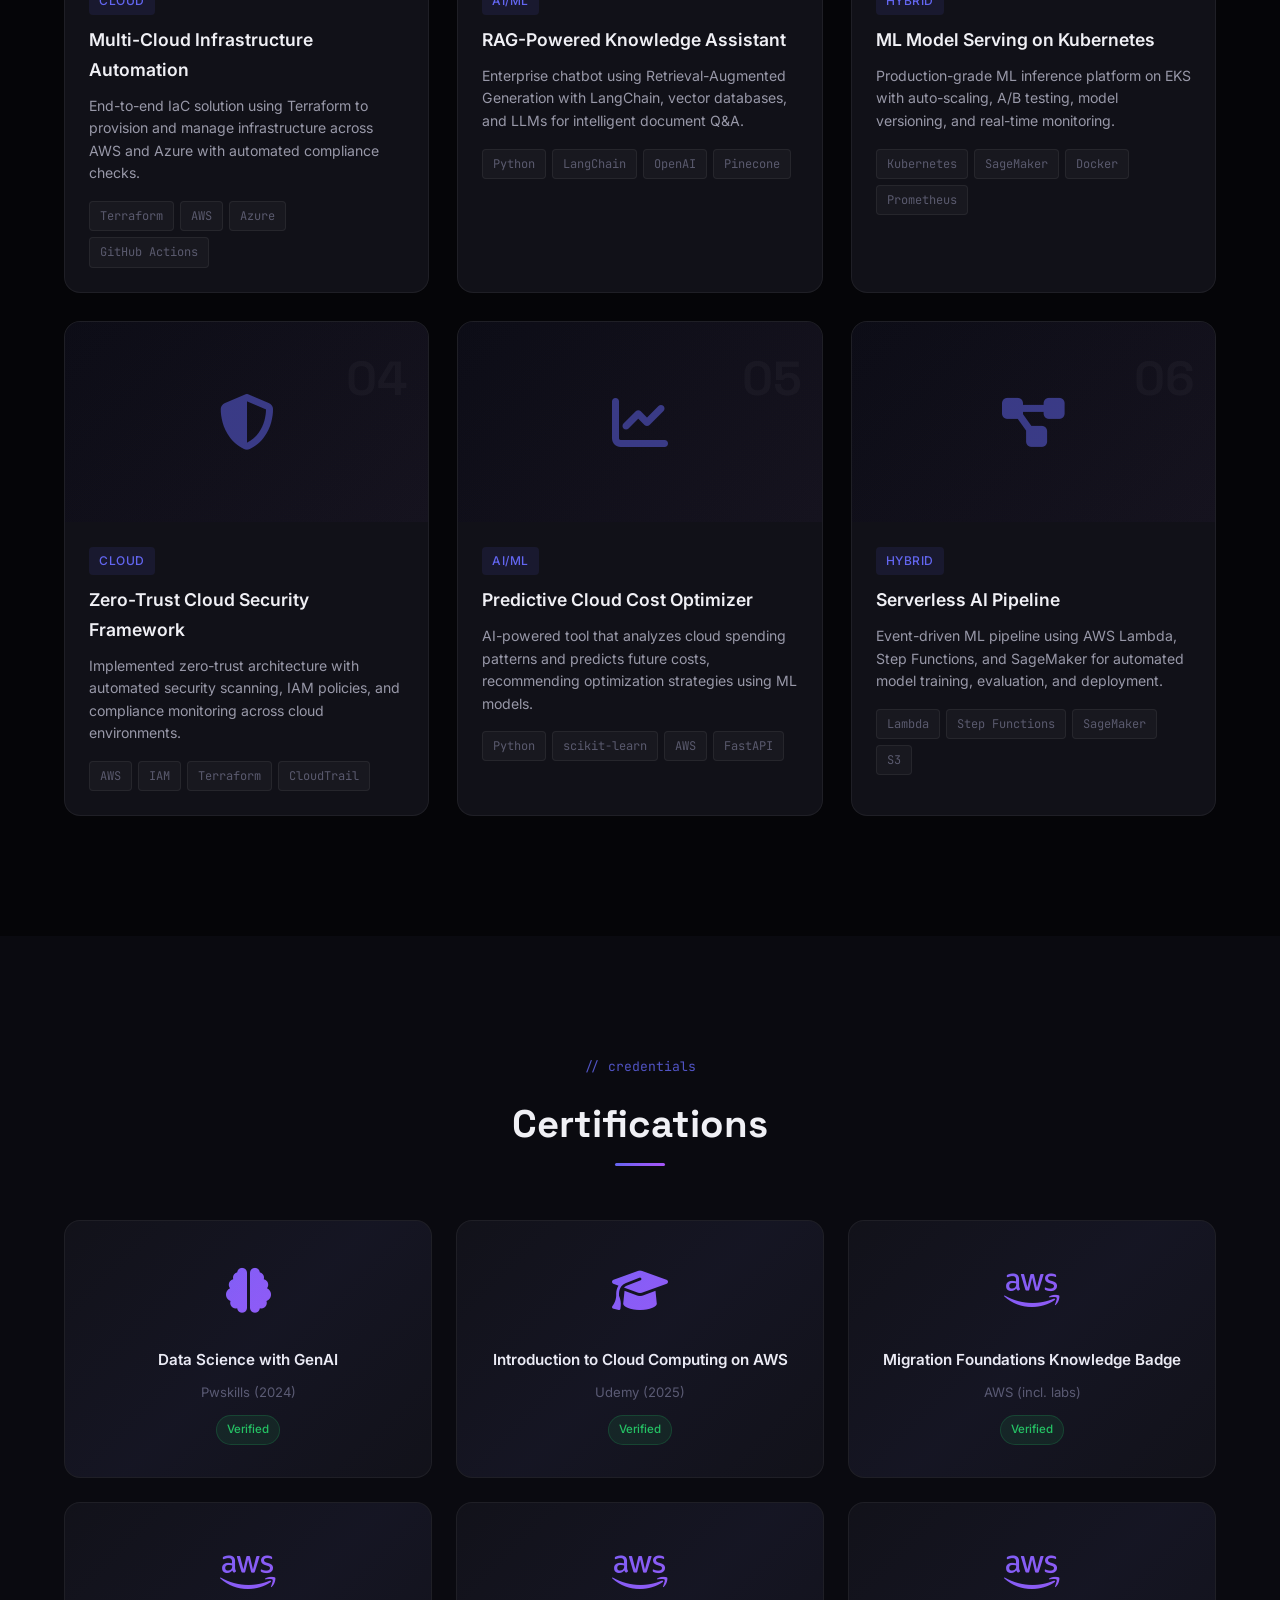
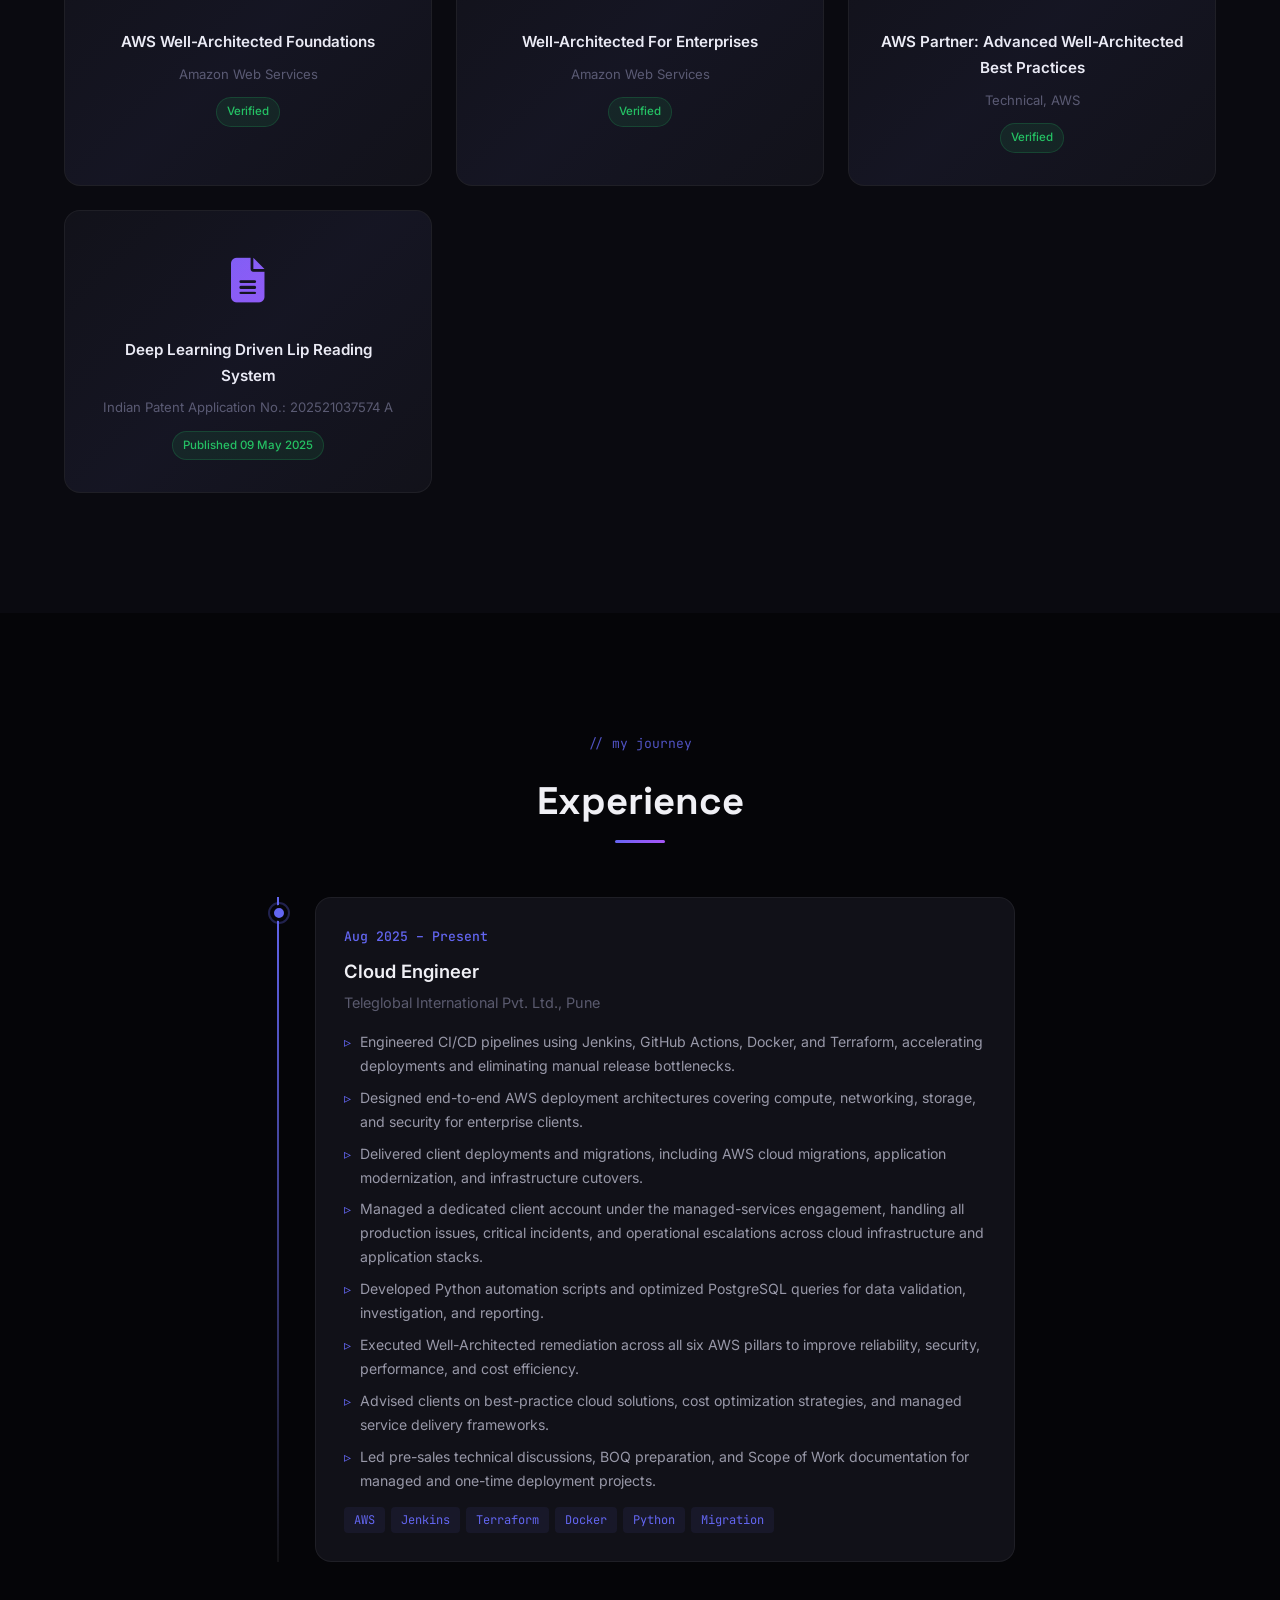
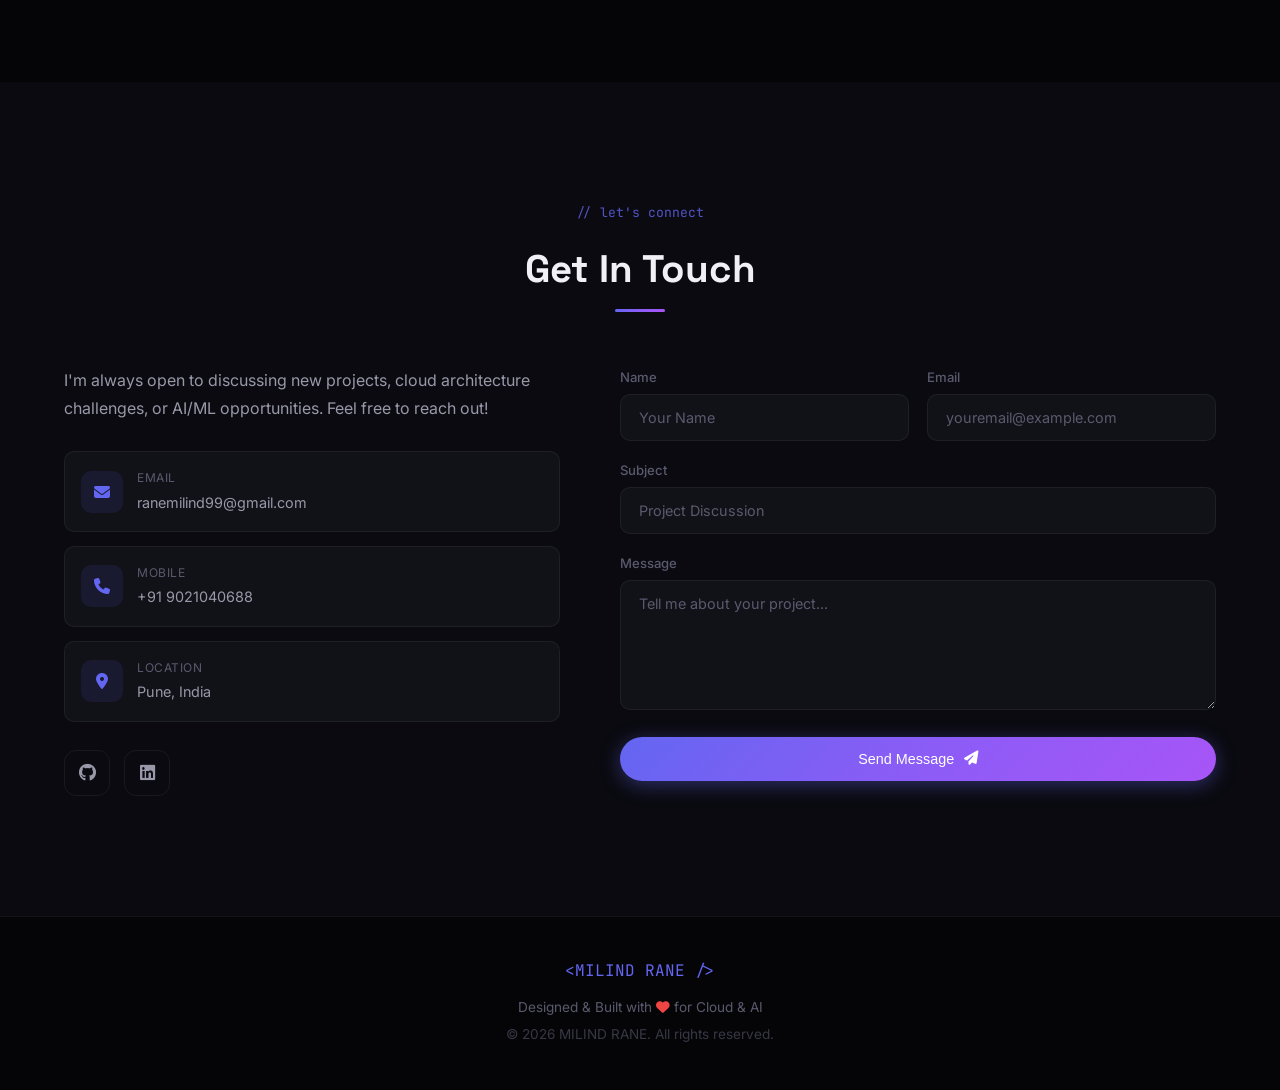
<file: index 1.html>
<!DOCTYPE html>
<html lang="en">
<head>
    <meta charset="UTF-8">
    <meta name="viewport" content="width=device-width, initial-scale=1.0">
    <title>MILIND RANE | Cloud & AI Engineer</title>
    <link rel="stylesheet" href="style.css">
    <link href="https://fonts.googleapis.com/css2?family=Inter:wght@300;400;500;600;700;800&family=JetBrains+Mono:wght@400;500&family=Space+Grotesk:wght@400;500;600;700&display=swap" rel="stylesheet">
    <link rel="stylesheet" href="https://cdnjs.cloudflare.com/ajax/libs/font-awesome/6.5.0/css/all.min.css">
</head>
<body>
    <!-- Cursor Glow Effect -->
    <div class="cursor-glow" id="cursorGlow"></div>

    <!-- Particle Canvas -->
    <canvas id="particleCanvas"></canvas>

    <!-- Navigation -->
    <nav class="navbar" id="navbar">
        <div class="nav-container">
            <a href="#hero" class="nav-logo">
                <span class="logo-bracket">&lt;</span>MILINDRANE<span class="logo-bracket"> /&gt;</span>
            </a>
            <ul class="nav-links" id="navLinks">
                <li><a href="#about" data-text="About">About</a></li>
                <li><a href="#skills" data-text="Skills">Skills</a></li>
                <li><a href="#projects" data-text="Projects">Projects</a></li>
                <li><a href="#certifications" data-text="Certs">Certifications</a></li>
                <li><a href="#experience" data-text="Experience">Experience</a></li>
                <li><a href="#contact" data-text="Contact">Contact</a></li>
            </ul>
            <button class="nav-toggle" id="navToggle" aria-label="Toggle navigation">
                <span></span>
                <span></span>
                <span></span>
            </button>
        </div>
    </nav>

    <!-- Hero Section -->
    <section class="hero" id="hero">
        <div class="hero-orbs">
            <div class="orb orb-1"></div>
            <div class="orb orb-2"></div>
            <div class="orb orb-3"></div>
        </div>
        <div class="hero-content">
            <div class="hero-badge">
                <span class="badge-dot"></span>
                Available for opportunities
            </div>
            <p class="hero-greeting">Hello, I'm</p>
            <h1 class="hero-name">
                <span class="name-line">MILIND</span>
                <span class="name-line name-highlight shimmer-text">RANE</span>
            </h1>
            <div class="hero-title-wrapper">
                <span class="hero-title-prefix">I'm a</span>
                <h2 class="hero-title" id="typingText">Cloud & AI Engineer</h2>
                <span class="typing-cursor">|</span>
            </div>
            <p class="hero-tagline">Architecting scalable cloud systems & building intelligent AI solutions that transform businesses</p>
            <div class="hero-cta">
                <a href="#projects" class="btn btn-primary">
                    <span>View Projects</span>
                    <i class="fas fa-arrow-right"></i>
                </a>
                <a href="#contact" class="btn btn-glass">
                    <span>Let's Talk</span>
                    <i class="fas fa-comments"></i>
                </a>
            </div>
            <div class="hero-stats">
                <div class="stat" data-count="1">
                    <span class="stat-number">0</span><span class="stat-suffix">+</span>
                    <span class="stat-label">Years Experience</span>
                </div>
                <div class="stat-divider"></div>
                <div class="stat" data-count="10">
                    <span class="stat-number">0</span><span class="stat-suffix">+</span>
                    <span class="stat-label">Projects Delivered</span>
                </div>
                <div class="stat-divider"></div>
                <div class="stat" data-count="5">
                    <span class="stat-number">0</span><span class="stat-suffix">+</span>
                    <span class="stat-label">Certifications</span>
                </div>
            </div>
        </div>
        <div class="hero-scroll">
            <div class="mouse">
                <div class="mouse-wheel"></div>
            </div>
            <span>Scroll to explore</span>
        </div>
    </section>

    <!-- About Section -->
    <section class="section" id="about">
        <div class="container">
            <div class="section-header">
                <span class="section-tag">// who am i</span>
                <h2 class="section-title">About Me</h2>
            </div>
            <div class="about-grid">
                <div class="about-image-wrapper">
                    <div class="about-image">
                        <img src="profile.jpg" alt="Milind Rane" class="profile-photo">
                        <div class="image-border"></div>
                    </div>
                    <div class="about-float-card float-card-1">
                        <i class="fas fa-cloud"></i>
                        <span>Cloud Native</span>
                    </div>
                    <div class="about-float-card float-card-2">
                        <i class="fas fa-brain"></i>
                        <span>AI Powered</span>
                    </div>
                </div>
                <div class="about-content">
                    <p class="about-text">
                        I'm a <span class="text-highlight">Cloud & AI Engineer</span> passionate about designing scalable cloud architectures 
                        and building intelligent systems. With expertise spanning AWS, Azure, Kubernetes, 
                        and modern AI/ML frameworks, I bridge the gap between robust infrastructure and 
                        cutting-edge artificial intelligence.
                    </p>
                    <p class="about-text">
                        My work focuses on deploying <span class="text-highlight">production-grade ML models</span> on cloud-native platforms, 
                        automating infrastructure with IaC, and building end-to-end data pipelines that 
                        power AI applications at scale.
                    </p>
                    <div class="about-details">
                        <div class="detail">
                            <div class="detail-icon"><i class="fas fa-map-marker-alt"></i></div>
                            <span>Pune, India</span>
                        </div>
                        <div class="detail">
                            <div class="detail-icon"><i class="fas fa-envelope"></i></div>
                            <span>ranemilind99@gmail.com</span>
                        </div>
                        <div class="detail">
                            <div class="detail-icon"><i class="fas fa-phone"></i></div>
                            <span>+91 9021040688</span>
                        </div>
                        <div class="detail">
                            <div class="detail-icon"><i class="fas fa-briefcase"></i></div>
                            <span>Open to Opportunities</span>
                        </div>
                    </div>
                    <a href="#" class="btn btn-primary" download>
                        <span>Download Resume</span>
                        <i class="fas fa-download"></i>
                    </a>
                </div>
            </div>
        </div>
    </section>

    <!-- Skills Section -->
    <section class="section section-alt" id="skills">
        <div class="container">
            <div class="section-header">
                <span class="section-tag">// what i do</span>
                <h2 class="section-title">Skills & Expertise</h2>
            </div>
            <div class="skills-grid">
                <div class="skill-category" data-tilt>
                    <div class="skill-glow"></div>
                    <div class="skill-category-header">
                        <div class="skill-icon-wrapper">
                            <i class="fas fa-cloud"></i>
                        </div>
                        <h3>Cloud Engineering</h3>
                    </div>
                    <div class="skill-tags">
                        <span class="skill-tag">AWS</span>
                        <span class="skill-tag">Azure</span>
                        <span class="skill-tag">GCP</span>
                        <span class="skill-tag">Terraform</span>
                        <span class="skill-tag">Kubernetes</span>
                        <span class="skill-tag">Docker</span>
                        <span class="skill-tag">CI/CD</span>
                        <span class="skill-tag">Serverless</span>
                        <span class="skill-tag">CloudFormation</span>
                        <span class="skill-tag">Helm</span>
                    </div>
                    <div class="skill-bar">
                        <div class="skill-bar-fill" data-width="95"></div>
                    </div>
                </div>
                <div class="skill-category" data-tilt>
                    <div class="skill-glow"></div>
                    <div class="skill-category-header">
                        <div class="skill-icon-wrapper">
                            <i class="fas fa-brain"></i>
                        </div>
                        <h3>AI / ML Engineering</h3>
                    </div>
                    <div class="skill-tags">
                        <span class="skill-tag">Python</span>
                        <span class="skill-tag">TensorFlow</span>
                        <span class="skill-tag">PyTorch</span>
                        <span class="skill-tag">LangChain</span>
                        <span class="skill-tag">LLMs</span>
                        <span class="skill-tag">RAG</span>
                        <span class="skill-tag">MLOps</span>
                        <span class="skill-tag">SageMaker</span>
                        <span class="skill-tag">Computer Vision</span>
                        <span class="skill-tag">NLP</span>
                    </div>
                    <div class="skill-bar">
                        <div class="skill-bar-fill" data-width="90"></div>
                    </div>
                </div>
                <div class="skill-category" data-tilt>
                    <div class="skill-glow"></div>
                    <div class="skill-category-header">
                        <div class="skill-icon-wrapper">
                            <i class="fas fa-code"></i>
                        </div>
                        <h3>DevOps & Tools</h3>
                    </div>
                    <div class="skill-tags">
                        <span class="skill-tag">GitHub Actions</span>
                        <span class="skill-tag">Jenkins</span>
                        <span class="skill-tag">ArgoCD</span>
                        <span class="skill-tag">Prometheus</span>
                        <span class="skill-tag">Grafana</span>
                        <span class="skill-tag">Linux</span>
                        <span class="skill-tag">Ansible</span>
                        <span class="skill-tag">Git</span>
                        <span class="skill-tag">Networking</span>
                        <span class="skill-tag">Security</span>
                    </div>
                    <div class="skill-bar">
                        <div class="skill-bar-fill" data-width="88"></div>
                    </div>
                </div>
            </div>
        </div>
    </section>

    <!-- Projects Section -->
    <section class="section" id="projects">
        <div class="container">
            <div class="section-header">
                <span class="section-tag">// my work</span>
                <h2 class="section-title">Featured Projects</h2>
            </div>
            <div class="project-filters">
                <button class="filter-btn active" data-filter="all">
                    <i class="fas fa-th"></i> All
                </button>
                <button class="filter-btn" data-filter="cloud">
                    <i class="fas fa-cloud"></i> Cloud
                </button>
                <button class="filter-btn" data-filter="ai">
                    <i class="fas fa-brain"></i> AI/ML
                </button>
                <button class="filter-btn" data-filter="hybrid">
                    <i class="fas fa-link"></i> Hybrid
                </button>
            </div>
            <div class="projects-grid">
                <div class="project-card" data-category="cloud">
                    <div class="project-card-inner">
                        <div class="project-image">
                            <div class="project-overlay">
                                <a href="#" class="project-overlay-btn"><i class="fab fa-github"></i></a>
                                <a href="#" class="project-overlay-btn"><i class="fas fa-external-link-alt"></i></a>
                            </div>
                            <i class="fas fa-network-wired project-icon"></i>
                            <div class="project-number">01</div>
                        </div>
                        <div class="project-content">
                            <div class="project-category-tag">Cloud</div>
                            <h3>Multi-Cloud Infrastructure Automation</h3>
                            <p>End-to-end IaC solution using Terraform to provision and manage infrastructure across AWS and Azure with automated compliance checks.</p>
                            <div class="project-tech">
                                <span>Terraform</span>
                                <span>AWS</span>
                                <span>Azure</span>
                                <span>GitHub Actions</span>
                            </div>
                        </div>
                    </div>
                </div>
                <div class="project-card" data-category="ai">
                    <div class="project-card-inner">
                        <div class="project-image">
                            <div class="project-overlay">
                                <a href="#" class="project-overlay-btn"><i class="fab fa-github"></i></a>
                                <a href="#" class="project-overlay-btn"><i class="fas fa-external-link-alt"></i></a>
                            </div>
                            <i class="fas fa-robot project-icon"></i>
                            <div class="project-number">02</div>
                        </div>
                        <div class="project-content">
                            <div class="project-category-tag">AI/ML</div>
                            <h3>RAG-Powered Knowledge Assistant</h3>
                            <p>Enterprise chatbot using Retrieval-Augmented Generation with LangChain, vector databases, and LLMs for intelligent document Q&A.</p>
                            <div class="project-tech">
                                <span>Python</span>
                                <span>LangChain</span>
                                <span>OpenAI</span>
                                <span>Pinecone</span>
                            </div>
                        </div>
                    </div>
                </div>
                <div class="project-card" data-category="hybrid">
                    <div class="project-card-inner">
                        <div class="project-image">
                            <div class="project-overlay">
                                <a href="#" class="project-overlay-btn"><i class="fab fa-github"></i></a>
                                <a href="#" class="project-overlay-btn"><i class="fas fa-external-link-alt"></i></a>
                            </div>
                            <i class="fas fa-server project-icon"></i>
                            <div class="project-number">03</div>
                        </div>
                        <div class="project-content">
                            <div class="project-category-tag">Hybrid</div>
                            <h3>ML Model Serving on Kubernetes</h3>
                            <p>Production-grade ML inference platform on EKS with auto-scaling, A/B testing, model versioning, and real-time monitoring.</p>
                            <div class="project-tech">
                                <span>Kubernetes</span>
                                <span>SageMaker</span>
                                <span>Docker</span>
                                <span>Prometheus</span>
                            </div>
                        </div>
                    </div>
                </div>
                <div class="project-card" data-category="cloud">
                    <div class="project-card-inner">
                        <div class="project-image">
                            <div class="project-overlay">
                                <a href="#" class="project-overlay-btn"><i class="fab fa-github"></i></a>
                                <a href="#" class="project-overlay-btn"><i class="fas fa-external-link-alt"></i></a>
                            </div>
                            <i class="fas fa-shield-alt project-icon"></i>
                            <div class="project-number">04</div>
                        </div>
                        <div class="project-content">
                            <div class="project-category-tag">Cloud</div>
                            <h3>Zero-Trust Cloud Security Framework</h3>
                            <p>Implemented zero-trust architecture with automated security scanning, IAM policies, and compliance monitoring across cloud environments.</p>
                            <div class="project-tech">
                                <span>AWS</span>
                                <span>IAM</span>
                                <span>Terraform</span>
                                <span>CloudTrail</span>
                            </div>
                        </div>
                    </div>
                </div>
                <div class="project-card" data-category="ai">
                    <div class="project-card-inner">
                        <div class="project-image">
                            <div class="project-overlay">
                                <a href="#" class="project-overlay-btn"><i class="fab fa-github"></i></a>
                                <a href="#" class="project-overlay-btn"><i class="fas fa-external-link-alt"></i></a>
                            </div>
                            <i class="fas fa-chart-line project-icon"></i>
                            <div class="project-number">05</div>
                        </div>
                        <div class="project-content">
                            <div class="project-category-tag">AI/ML</div>
                            <h3>Predictive Cloud Cost Optimizer</h3>
                            <p>AI-powered tool that analyzes cloud spending patterns and predicts future costs, recommending optimization strategies using ML models.</p>
                            <div class="project-tech">
                                <span>Python</span>
                                <span>scikit-learn</span>
                                <span>AWS</span>
                                <span>FastAPI</span>
                            </div>
                        </div>
                    </div>
                </div>
                <div class="project-card" data-category="hybrid">
                    <div class="project-card-inner">
                        <div class="project-image">
                            <div class="project-overlay">
                                <a href="#" class="project-overlay-btn"><i class="fab fa-github"></i></a>
                                <a href="#" class="project-overlay-btn"><i class="fas fa-external-link-alt"></i></a>
                            </div>
                            <i class="fas fa-project-diagram project-icon"></i>
                            <div class="project-number">06</div>
                        </div>
                        <div class="project-content">
                            <div class="project-category-tag">Hybrid</div>
                            <h3>Serverless AI Pipeline</h3>
                            <p>Event-driven ML pipeline using AWS Lambda, Step Functions, and SageMaker for automated model training, evaluation, and deployment.</p>
                            <div class="project-tech">
                                <span>Lambda</span>
                                <span>Step Functions</span>
                                <span>SageMaker</span>
                                <span>S3</span>
                            </div>
                        </div>
                    </div>
                </div>
            </div>
        </div>
    </section>

    <!-- Certifications Section -->
    <section class="section section-alt" id="certifications">
        <div class="container">
            <div class="section-header">
                <span class="section-tag">// credentials</span>
                <h2 class="section-title">Certifications</h2>
            </div>
            <div class="certs-grid">
                <div class="cert-card">
                    <div class="cert-shine"></div>
                    <div class="cert-icon"><i class="fas fa-brain"></i></div>
                    <h4>Data Science with GenAI</h4>
                    <p>Pwskills (2024)</p>
                    <div class="cert-badge">Verified</div>
                </div>
                <div class="cert-card">
                    <div class="cert-shine"></div>
                    <div class="cert-icon"><i class="fas fa-graduation-cap"></i></div>
                    <h4>Introduction to Cloud Computing on AWS</h4>
                    <p>Udemy (2025)</p>
                    <div class="cert-badge">Verified</div>
                </div>
                <div class="cert-card">
                    <div class="cert-shine"></div>
                    <div class="cert-icon"><i class="fab fa-aws"></i></div>
                    <h4>Migration Foundations Knowledge Badge</h4>
                    <p>AWS (incl. labs)</p>
                    <div class="cert-badge">Verified</div>
                </div>
                <div class="cert-card">
                    <div class="cert-shine"></div>
                    <div class="cert-icon"><i class="fab fa-aws"></i></div>
                    <h4>AWS Well-Architected Foundations</h4>
                    <p>Amazon Web Services</p>
                    <div class="cert-badge">Verified</div>
                </div>
                <div class="cert-card">
                    <div class="cert-shine"></div>
                    <div class="cert-icon"><i class="fab fa-aws"></i></div>
                    <h4>Well-Architected For Enterprises</h4>
                    <p>Amazon Web Services</p>
                    <div class="cert-badge">Verified</div>
                </div>
                <div class="cert-card">
                    <div class="cert-shine"></div>
                    <div class="cert-icon"><i class="fab fa-aws"></i></div>
                    <h4>AWS Partner: Advanced Well-Architected Best Practices</h4>
                    <p>Technical, AWS</p>
                    <div class="cert-badge">Verified</div>
                </div>
                <div class="cert-card">
                    <div class="cert-shine"></div>
                    <div class="cert-icon"><i class="fas fa-file-alt"></i></div>
                    <h4>Deep Learning Driven Lip Reading System</h4>
                    <p>Indian Patent Application No.: 202521037574 A</p>
                    <div class="cert-badge">Published 09 May 2025</div>
                </div>
            </div>
            </div>
        </div>
    </section>

    <!-- Experience Section -->
    <section class="section" id="experience">
        <div class="container">
            <div class="section-header">
                <span class="section-tag">// my journey</span>
                <h2 class="section-title">Experience</h2>
            </div>
            <div class="timeline">
                <div class="timeline-item">
                    <div class="timeline-dot">
                        <div class="timeline-dot-ring"></div>
                    </div>
                    <div class="timeline-content">
                        <div class="timeline-date">Aug 2025 – Present</div>
                        <h3>Cloud Engineer</h3>
                        <h4>Teleglobal International Pvt. Ltd., Pune</h4>
                        <ul>
                            <li>Engineered CI/CD pipelines using Jenkins, GitHub Actions, Docker, and Terraform, accelerating deployments and eliminating manual release bottlenecks.</li>
                            <li>Designed end-to-end AWS deployment architectures covering compute, networking, storage, and security for enterprise clients.</li>
                            <li>Delivered client deployments and migrations, including AWS cloud migrations, application modernization, and infrastructure cutovers.</li>
                            <li>Managed a dedicated client account under the managed-services engagement, handling all production issues, critical incidents, and operational escalations across cloud infrastructure and application stacks.</li>
                            <li>Developed Python automation scripts and optimized PostgreSQL queries for data validation, investigation, and reporting.</li>
                            <li>Executed Well-Architected remediation across all six AWS pillars to improve reliability, security, performance, and cost efficiency.</li>
                            <li>Advised clients on best-practice cloud solutions, cost optimization strategies, and managed service delivery frameworks.</li>
                            <li>Led pre-sales technical discussions, BOQ preparation, and Scope of Work documentation for managed and one-time deployment projects.</li>
                        </ul>
                        <div class="timeline-tags">
                            <span>AWS</span><span>Jenkins</span><span>Terraform</span><span>Docker</span><span>Python</span><span>Migration</span>
                        </div>
                    </div>
                </div>
                </div>
            </div>
        </div>
    </section>

    <!-- Contact Section -->
    <section class="section section-alt" id="contact">
        <div class="container">
            <div class="section-header">
                <span class="section-tag">// let's connect</span>
                <h2 class="section-title">Get In Touch</h2>
            </div>
            <div class="contact-grid">
                <div class="contact-info">
                    <p class="contact-text">
                        I'm always open to discussing new projects, cloud architecture challenges, 
                        or AI/ML opportunities. Feel free to reach out!
                    </p>
                    <div class="contact-cards">
                        <div class="contact-card">
                            <div class="contact-card-icon"><i class="fas fa-envelope"></i></div>
                            <div>
                                <span class="contact-card-label">Email</span>
                                <span class="contact-card-value">ranemilind99@gmail.com</span>
                            </div>
                        </div>
                        <div class="contact-card">
                            <div class="contact-card-icon"><i class="fas fa-phone"></i></div>
                            <div>
                                <span class="contact-card-label">Mobile</span>
                                <span class="contact-card-value">+91 9021040688</span>
                            </div>
                        </div>
                        <div class="contact-card">
                            <div class="contact-card-icon"><i class="fas fa-map-marker-alt"></i></div>
                            <div>
                                <span class="contact-card-label">Location</span>
                                <span class="contact-card-value">Pune, India</span>
                            </div>
                        </div>
                    </div>
                    <div class="social-links">
                        <a href="https://github.com/Milindrane01" class="social-link" aria-label="GitHub" target="_blank" rel="noopener noreferrer">
                            <i class="fab fa-github"></i>
                            <span class="social-tooltip">GitHub</span>
                        </a>
                        <a href="https://www.linkedin.com/in/milind-rane-8a83581bb" class="social-link" aria-label="LinkedIn" target="_blank" rel="noopener noreferrer">
                            <i class="fab fa-linkedin"></i>
                            <span class="social-tooltip">LinkedIn</span>
                        </a>
                    </div>
                </div>
                <form class="contact-form" id="contactForm">
    <div class="form-row">
        <div class="form-group">
            <label for="name">Name</label>
            <input type="text" id="name" name="user_name" placeholder="Your Name" autocomplete="name" required>
        </div>
        <div class="form-group">
            <label for="email">Email</label>
            <input type="email" id="email" name="user_email" placeholder="youremail@example.com" autocomplete="email" required>
        </div>
    </div>
    <div class="form-group">
        <label for="subject">Subject</label>
        <input type="text" id="subject" name="subject" placeholder="Project Discussion">
    </div>
    <div class="form-group">
        <label for="message">Message</label>
        <textarea id="message" name="message" placeholder="Tell me about your project..." rows="5" required></textarea>
    </div>
    <button type="submit" class="btn btn-primary btn-full" id="submitBtn">
        <span>Send Message</span>
        <i class="fas fa-paper-plane"></i>
    </button>
    
    <!-- Status UI Output message block -->
    <div id="formStatus" class="form-status" style="display:none; margin-top: 15px; padding: 10px; border-radius: 4px;"></div>
</form>
            </div>
        </div>
    </section>

    <!-- Footer -->
    <footer class="footer">
        <div class="container">
            <div class="footer-content">
                <a href="#hero" class="footer-logo">&lt;MILIND RANE /&gt;</a>
                <p>Designed & Built with <i class="fas fa-heart"></i> for Cloud & AI</p>
                <p class="footer-copy">&copy; 2026 MILIND RANE. All rights reserved.</p>
            </div>
        </div>
    </footer>

    <!-- Back to Top -->
    <button class="back-to-top" id="backToTop" aria-label="Back to top">
        <i class="fas fa-arrow-up"></i>
    </button>

    <script src="script.js"></script>
</body>
</html>
</file>
<file: style.css>
/* ===== CSS Variables ===== */
:root {
    --bg-primary: #050508;
    --bg-secondary: #0a0a10;
    --bg-card: #111118;
    --bg-card-hover: #16161f;
    --bg-glass: rgba(17, 17, 24, 0.7);
    --text-primary: #f0f0f5;
    --text-secondary: #9898a8;
    --text-muted: #5a5a6e;
    --accent: #6366f1;
    --accent-secondary: #8b5cf6;
    --accent-glow: rgba(99, 102, 241, 0.4);
    --gradient: linear-gradient(135deg, #6366f1 0%, #8b5cf6 50%, #a855f7 100%);
    --gradient-subtle: linear-gradient(135deg, rgba(99, 102, 241, 0.1) 0%, rgba(139, 92, 246, 0.1) 100%);
    --border: rgba(255, 255, 255, 0.06);
    --border-hover: rgba(99, 102, 241, 0.3);
    --radius: 16px;
    --radius-sm: 10px;
    --radius-xs: 6px;
    --shadow: 0 8px 32px rgba(0, 0, 0, 0.4);
    --shadow-glow: 0 0 40px rgba(99, 102, 241, 0.15);
    --transition: all 0.4s cubic-bezier(0.4, 0, 0.2, 1);
    --transition-fast: all 0.2s ease;
}

/* ===== Reset & Base ===== */
* {
    margin: 0;
    padding: 0;
    box-sizing: border-box;
}

html {
    scroll-behavior: smooth;
    scrollbar-width: thin;
    scrollbar-color: var(--accent) var(--bg-primary);
    scroll-padding-top: 120px;
}

body {
    font-family: 'Inter', sans-serif;
    background-color: var(--bg-primary);
    color: var(--text-primary);
    line-height: 1.7;
    overflow-x: hidden;
    cursor: default;
}

::-webkit-scrollbar {
    width: 6px;
}

::-webkit-scrollbar-track {
    background: var(--bg-primary);
}

::-webkit-scrollbar-thumb {
    background: var(--accent);
    border-radius: 3px;
}

a {
    text-decoration: none;
    color: inherit;
    transition: var(--transition);
}

ul { list-style: none; }

.container {
    max-width: 1200px;
    margin: 0 auto;
    padding: 0 24px;
}

/* ===== Cursor Glow ===== */
.cursor-glow {
    position: fixed;
    width: 300px;
    height: 300px;
    border-radius: 50%;
    background: radial-gradient(circle, rgba(99, 102, 241, 0.08) 0%, transparent 70%);
    pointer-events: none;
    z-index: 9999;
    transform: translate(-50%, -50%);
    transition: opacity 0.3s ease;
    opacity: 0;
}

.cursor-glow.active {
    opacity: 1;
}

/* ===== Particle Canvas ===== */
#particleCanvas {
    position: fixed;
    top: 0;
    left: 0;
    width: 100%;
    height: 100%;
    pointer-events: none;
    z-index: 0;
    opacity: 0.6;
}

/* ===== Navigation ===== */
.navbar {
    position: fixed;
    top: 0;
    left: 0;
    right: 0;
    z-index: 1000;
    padding: 20px 0;
    transition: var(--transition);
}

.navbar.scrolled {
    background: rgba(5, 5, 8, 0.85);
    backdrop-filter: blur(20px);
    -webkit-backdrop-filter: blur(20px);
    border-bottom: 1px solid var(--border);
    padding: 14px 0;
    box-shadow: 0 4px 30px rgba(0, 0, 0, 0.3);
}

.nav-container {
    max-width: 1200px;
    margin: 0 auto;
    padding: 0 24px;
    display: flex;
    align-items: center;
    justify-content: space-between;
}

.nav-logo {
    font-family: 'JetBrains Mono', monospace;
    font-size: 1.1rem;
    font-weight: 600;
    color: var(--text-primary);
    letter-spacing: -0.5px;
}

.logo-bracket {
    color: var(--accent);
}

.nav-links {
    display: flex;
    gap: 8px;
}

.nav-links a {
    font-size: 0.88rem;
    font-weight: 400;
    color: var(--text-secondary);
    padding: 8px 16px;
    border-radius: 8px;
    position: relative;
    transition: var(--transition-fast);
}

.nav-links a:hover,
.nav-links a.active {
    color: var(--text-primary);
    background: rgba(99, 102, 241, 0.1);
}

.nav-toggle {
    display: none;
    flex-direction: column;
    gap: 5px;
    background: none;
    border: none;
    cursor: pointer;
    padding: 8px;
    z-index: 1001;
}

.nav-toggle span {
    width: 24px;
    height: 2px;
    background: var(--text-primary);
    transition: var(--transition);
    border-radius: 2px;
}

.nav-toggle.active span:nth-child(1) {
    transform: rotate(45deg) translate(5px, 5px);
}

.nav-toggle.active span:nth-child(2) {
    opacity: 0;
}

.nav-toggle.active span:nth-child(3) {
    transform: rotate(-45deg) translate(5px, -5px);
}

/* ===== Buttons ===== */
.btn {
    display: inline-flex;
    align-items: center;
    gap: 10px;
    padding: 14px 30px;
    border-radius: 50px;
    font-size: 0.9rem;
    font-weight: 500;
    cursor: pointer;
    transition: var(--transition);
    border: none;
    position: relative;
    overflow: hidden;
}

.btn::before {
    content: '';
    position: absolute;
    inset: 0;
    background: linear-gradient(135deg, rgba(255,255,255,0.1) 0%, transparent 50%);
    opacity: 0;
    transition: opacity 0.3s ease;
}

.btn:hover::before {
    opacity: 1;
}

.btn-primary {
    background: var(--gradient);
    color: white;
    box-shadow: 0 4px 20px var(--accent-glow);
}

.btn-primary:hover {
    transform: translateY(-3px) scale(1.02);
    box-shadow: 0 8px 35px var(--accent-glow);
}

.btn-primary:active {
    transform: translateY(-1px) scale(0.98);
}

.btn-glass {
    background: var(--bg-glass);
    color: var(--text-primary);
    border: 1px solid var(--border);
    backdrop-filter: blur(10px);
}

.btn-glass:hover {
    border-color: var(--border-hover);
    background: rgba(99, 102, 241, 0.1);
    transform: translateY(-3px);
}

.btn-full {
    width: 100%;
    justify-content: center;
}

/* ===== Hero Section ===== */
.hero {
    min-height: 100vh;
    display: flex;
    align-items: center;
    justify-content: center;
    position: relative;
    padding: 100px 24px;
    text-align: center;
    overflow: hidden;
}

.hero-orbs {
    position: absolute;
    inset: 0;
    overflow: hidden;
}

.orb {
    position: absolute;
    border-radius: 50%;
    filter: blur(80px);
    animation: orbFloat 15s ease-in-out infinite;
}

.orb-1 {
    width: 500px;
    height: 500px;
    background: rgba(99, 102, 241, 0.12);
    top: -10%;
    left: -10%;
    animation-delay: 0s;
}

.orb-2 {
    width: 400px;
    height: 400px;
    background: rgba(139, 92, 246, 0.1);
    bottom: -10%;
    right: -10%;
    animation-delay: -5s;
}

.orb-3 {
    width: 300px;
    height: 300px;
    background: rgba(168, 85, 247, 0.08);
    top: 50%;
    left: 50%;
    transform: translate(-50%, -50%);
    animation-delay: -10s;
}

@keyframes orbFloat {
    0%, 100% { transform: translate(0, 0) scale(1); }
    25% { transform: translate(30px, -30px) scale(1.05); }
    50% { transform: translate(-20px, 20px) scale(0.95); }
    75% { transform: translate(20px, 10px) scale(1.02); }
}

.hero-content {
    position: relative;
    z-index: 2;
}

.hero-badge {
    display: inline-flex;
    align-items: center;
    gap: 8px;
    padding: 8px 18px;
    background: var(--bg-glass);
    border: 1px solid var(--border);
    border-radius: 50px;
    font-size: 0.82rem;
    color: var(--text-secondary);
    margin-bottom: 24px;
    backdrop-filter: blur(10px);
    opacity: 0;
    animation: fadeInDown 0.6s ease forwards 0.2s;
}

.badge-dot {
    width: 8px;
    height: 8px;
    background: #22c55e;
    border-radius: 50%;
    animation: pulse 2s infinite;
}

@keyframes pulse {
    0%, 100% { opacity: 1; box-shadow: 0 0 0 0 rgba(34, 197, 94, 0.4); }
    50% { opacity: 0.8; box-shadow: 0 0 0 8px rgba(34, 197, 94, 0); }
}

.hero-greeting {
    font-size: 1.1rem;
    color: var(--accent);
    font-weight: 400;
    margin-bottom: 8px;
    opacity: 0;
    animation: fadeInUp 0.6s ease forwards 0.4s;
}

.hero-name {
    font-family: 'Space Grotesk', sans-serif;
    font-size: clamp(3rem, 8vw, 5.5rem);
    font-weight: 700;
    line-height: 1.1;
    margin-bottom: 16px;
    opacity: 0;
    animation: fadeInUp 0.8s ease forwards 0.6s;
}

.name-line {
    display: block;
}

.name-highlight {
    background: var(--gradient);
    -webkit-background-clip: text;
    -webkit-text-fill-color: transparent;
    background-clip: text;
}

.hero-title-wrapper {
    display: flex;
    align-items: center;
    justify-content: center;
    gap: 10px;
    margin-bottom: 20px;
    opacity: 0;
    animation: fadeInUp 0.6s ease forwards 0.8s;
}

.hero-title-prefix {
    color: var(--text-muted);
    font-size: 1.2rem;
}

.hero-title {
    font-size: 1.2rem;
    font-weight: 500;
    color: var(--accent);
    font-family: 'JetBrains Mono', monospace;
}

.typing-cursor {
    color: var(--accent);
    animation: blink 1s infinite;
    font-weight: 300;
}

@keyframes blink {
    0%, 100% { opacity: 1; }
    50% { opacity: 0; }
}

.hero-tagline {
    font-size: 1.05rem;
    color: var(--text-muted);
    max-width: 550px;
    margin: 0 auto 36px;
    opacity: 0;
    animation: fadeInUp 0.6s ease forwards 1s;
}

.hero-cta {
    display: flex;
    gap: 16px;
    justify-content: center;
    flex-wrap: wrap;
    margin-bottom: 56px;
    opacity: 0;
    animation: fadeInUp 0.6s ease forwards 1.2s;
}

.hero-stats {
    display: flex;
    gap: 32px;
    justify-content: center;
    align-items: center;
    flex-wrap: wrap;
    opacity: 0;
    animation: fadeInUp 0.6s ease forwards 1.4s;
    padding: 24px 40px;
    background: var(--bg-glass);
    border: 1px solid var(--border);
    border-radius: var(--radius);
    backdrop-filter: blur(10px);
    display: inline-flex;
}

.stat { text-align: center; }

.stat-number {
    font-size: 2.2rem;
    font-weight: 700;
    color: var(--text-primary);
    font-family: 'Space Grotesk', sans-serif;
}

.stat-suffix {
    font-size: 1.5rem;
    color: var(--accent);
    font-weight: 600;
}

.stat-label {
    display: block;
    font-size: 0.8rem;
    color: var(--text-muted);
    margin-top: 4px;
}

.stat-divider {
    width: 1px;
    height: 40px;
    background: var(--border);
}

/* Hero Scroll Indicator */
.hero-scroll {
    position: absolute;
    bottom: 40px;
    left: 50%;
    transform: translateX(-50%);
    display: flex;
    flex-direction: column;
    align-items: center;
    gap: 10px;
    color: var(--text-muted);
    font-size: 0.75rem;
    letter-spacing: 1px;
    text-transform: uppercase;
}

.mouse {
    width: 24px;
    height: 38px;
    border: 2px solid var(--text-muted);
    border-radius: 12px;
    position: relative;
}

.mouse-wheel {
    width: 3px;
    height: 8px;
    background: var(--accent);
    border-radius: 2px;
    position: absolute;
    top: 6px;
    left: 50%;
    transform: translateX(-50%);
    animation: scrollWheel 2s infinite;
}

@keyframes scrollWheel {
    0% { opacity: 1; transform: translateX(-50%) translateY(0); }
    100% { opacity: 0; transform: translateX(-50%) translateY(12px); }
}

/* ===== Animations ===== */
@keyframes fadeInUp {
    from { opacity: 0; transform: translateY(30px); }
    to { opacity: 1; transform: translateY(0); }
}

@keyframes fadeInDown {
    from { opacity: 0; transform: translateY(-20px); }
    to { opacity: 1; transform: translateY(0); }
}

@keyframes slideInLeft {
    from { opacity: 0; transform: translateX(-40px); }
    to { opacity: 1; transform: translateX(0); }
}

@keyframes slideInRight {
    from { opacity: 0; transform: translateX(40px); }
    to { opacity: 1; transform: translateX(0); }
}

@keyframes scaleIn {
    from { opacity: 0; transform: scale(0.9); }
    to { opacity: 1; transform: scale(1); }
}

/* ===== Sections ===== */
.section {
    padding: 120px 0;
    position: relative;
    z-index: 1;
    scroll-margin-top: 120px;
}

.hero {
    scroll-margin-top: 120px;
}

.section-alt {
    background: var(--bg-secondary);
}

.section-header {
    display: flex;
    flex-direction: column;
    align-items: center;
    justify-content: center;
    text-align: center;
    margin-bottom: 64px;
}

.section-tag {
    display: inline-block;
    width: fit-content;
    margin: 0 auto 12px;
    font-family: 'JetBrains Mono', monospace;
    font-size: 0.82rem;
    color: var(--accent);
    opacity: 0.8;
}

.section-header .section-tag,
.section-header .section-title {
    transform: none !important;
}

.section-title {
    font-family: 'Space Grotesk', sans-serif;
    font-size: 2.4rem;
    font-weight: 700;
    position: relative;
    display: inline-block;
}

.section-title::after {
    content: '';
    position: absolute;
    bottom: -10px;
    left: 50%;
    transform: translateX(-50%);
    width: 50px;
    height: 3px;
    background: var(--gradient);
    border-radius: 2px;
}

/* ===== About Section ===== */
.about-grid {
    display: grid;
    grid-template-columns: 1fr 1.5fr;
    gap: 80px;
    align-items: center;
}

.about-image-wrapper {
    position: relative;
}

.about-image {
    position: relative;
    overflow: hidden;
}

.image-placeholder {
    width: 100%;
    aspect-ratio: 3/4;
    max-width: 420px;
    background: var(--bg-card);
    border-radius: var(--radius);
    border: 1px solid var(--border);
    display: flex;
    flex-direction: column;
    align-items: center;
    justify-content: center;
    gap: 12px;
    color: var(--text-muted);
    position: relative;
    overflow: hidden;
}

.image-placeholder::before {
    content: '';
    position: absolute;
    inset: 0;
    background: var(--gradient-subtle);
    opacity: 0;
    transition: opacity 0.5s ease;
}

.image-placeholder:hover::before {
    opacity: 1;
}

.image-placeholder i {
    font-size: 3rem;
}

.profile-photo {
    width: 100%;
    height: 100%;
    max-width: 420px;
    aspect-ratio: 3/4;
    object-fit: cover;
    border-radius: var(--radius);
    display: block;
}

.image-border {
    position: absolute;
    inset: -8px;
    border: 2px solid var(--border);
    border-radius: calc(var(--radius) + 4px);
    z-index: -1;
}

.about-float-card {
    position: absolute;
    display: flex;
    align-items: center;
    gap: 8px;
    padding: 10px 16px;
    background: var(--bg-glass);
    border: 1px solid var(--border);
    border-radius: var(--radius-sm);
    backdrop-filter: blur(10px);
    font-size: 0.82rem;
    color: var(--text-secondary);
    animation: float 4s ease-in-out infinite;
}

.about-float-card i {
    color: var(--accent);
}

.float-card-1 {
    top: 20px;
    right: -20px;
    animation-delay: 0s;
}

.float-card-2 {
    bottom: 30px;
    left: -10px;
    animation-delay: -2s;
}

@keyframes float {
    0%, 100% { transform: translateY(0); }
    50% { transform: translateY(-10px); }
}

.about-text {
    color: var(--text-secondary);
    margin-bottom: 16px;
    font-size: 1rem;
    line-height: 1.8;
}

.text-highlight {
    color: var(--accent);
    font-weight: 500;
}

.about-details {
    display: flex;
    flex-direction: column;
    gap: 14px;
    margin: 28px 0;
}

.detail {
    display: flex;
    align-items: center;
    gap: 14px;
    color: var(--text-secondary);
}

.detail-icon {
    width: 36px;
    height: 36px;
    border-radius: 8px;
    background: rgba(99, 102, 241, 0.1);
    display: flex;
    align-items: center;
    justify-content: center;
    color: var(--accent);
    font-size: 0.85rem;
}

/* ===== Skills Section ===== */
.skills-grid {
    display: grid;
    grid-template-columns: repeat(auto-fit, minmax(340px, 1fr));
    gap: 28px;
}

.skill-category {
    background: var(--bg-card);
    border: 1px solid var(--border);
    border-radius: var(--radius);
    padding: 32px;
    transition: var(--transition);
    position: relative;
    overflow: hidden;
}

.skill-glow {
    position: absolute;
    top: -50%;
    left: -50%;
    width: 200%;
    height: 200%;
    background: radial-gradient(circle, rgba(99, 102, 241, 0.06) 0%, transparent 50%);
    opacity: 0;
    transition: opacity 0.5s ease;
    pointer-events: none;
}

.skill-category:hover .skill-glow {
    opacity: 1;
}

.skill-category:hover {
    border-color: var(--border-hover);
    transform: translateY(-6px);
    box-shadow: var(--shadow-glow);
}

.skill-category-header {
    display: flex;
    align-items: center;
    gap: 14px;
    margin-bottom: 22px;
}

.skill-icon-wrapper {
    width: 44px;
    height: 44px;
    border-radius: 12px;
    background: var(--gradient);
    display: flex;
    align-items: center;
    justify-content: center;
    font-size: 1.2rem;
    color: white;
}

.skill-category-header h3 {
    font-size: 1.1rem;
    font-weight: 600;
}

.skill-tags {
    display: flex;
    flex-wrap: wrap;
    gap: 8px;
    margin-bottom: 20px;
}

.skill-tag {
    padding: 6px 14px;
    background: rgba(99, 102, 241, 0.08);
    border: 1px solid rgba(99, 102, 241, 0.15);
    border-radius: 20px;
    font-size: 0.82rem;
    color: var(--text-secondary);
    transition: var(--transition-fast);
    cursor: default;
}

.skill-tag:hover {
    background: rgba(99, 102, 241, 0.2);
    border-color: var(--accent);
    color: var(--accent);
    transform: translateY(-2px);
}

.skill-bar {
    height: 4px;
    background: rgba(255, 255, 255, 0.05);
    border-radius: 2px;
    overflow: hidden;
}

.skill-bar-fill {
    height: 100%;
    background: var(--gradient);
    border-radius: 2px;
    width: 0;
    transition: width 1.5s cubic-bezier(0.4, 0, 0.2, 1);
}

/* ===== Projects Section ===== */
.project-filters {
    display: flex;
    justify-content: center;
    gap: 10px;
    margin-bottom: 44px;
    flex-wrap: wrap;
}

.filter-btn {
    padding: 10px 22px;
    border: 1px solid var(--border);
    border-radius: 50px;
    background: transparent;
    color: var(--text-secondary);
    cursor: pointer;
    font-size: 0.85rem;
    transition: var(--transition);
    display: flex;
    align-items: center;
    gap: 6px;
}

.filter-btn:hover {
    border-color: var(--border-hover);
    color: var(--text-primary);
}

.filter-btn.active {
    background: var(--gradient);
    border-color: transparent;
    color: white;
    box-shadow: 0 4px 15px var(--accent-glow);
}

.projects-grid {
    display: grid;
    grid-template-columns: repeat(auto-fit, minmax(360px, 1fr));
    gap: 28px;
}

.project-card {
    transition: var(--transition);
    animation: fadeInUp 0.5s ease forwards;
}

.project-card.hidden {
    display: none;
}

.project-card-inner {
    background: var(--bg-card);
    border: 1px solid var(--border);
    border-radius: var(--radius);
    overflow: hidden;
    transition: var(--transition);
    height: 100%;
}

.project-card-inner:hover {
    transform: translateY(-8px);
    border-color: var(--border-hover);
    box-shadow: var(--shadow-glow);
}

.project-image {
    height: 200px;
    background: linear-gradient(135deg, var(--bg-secondary) 0%, var(--bg-card) 100%);
    display: flex;
    align-items: center;
    justify-content: center;
    position: relative;
    overflow: hidden;
}

.project-image::before {
    content: '';
    position: absolute;
    inset: 0;
    background: var(--gradient);
    opacity: 0.03;
}

.project-icon {
    font-size: 3.5rem;
    color: var(--accent);
    opacity: 0.5;
    transition: var(--transition);
}

.project-card-inner:hover .project-icon {
    opacity: 0.8;
    transform: scale(1.1);
}

.project-number {
    position: absolute;
    top: 16px;
    right: 20px;
    font-family: 'Space Grotesk', sans-serif;
    font-size: 3rem;
    font-weight: 700;
    color: rgba(255, 255, 255, 0.03);
}

.project-overlay {
    position: absolute;
    inset: 0;
    background: rgba(5, 5, 8, 0.85);
    display: flex;
    align-items: center;
    justify-content: center;
    gap: 16px;
    opacity: 0;
    transition: var(--transition);
}

.project-card-inner:hover .project-overlay {
    opacity: 1;
}

.project-overlay-btn {
    width: 48px;
    height: 48px;
    border-radius: 50%;
    border: 1px solid var(--border);
    display: flex;
    align-items: center;
    justify-content: center;
    color: var(--text-primary);
    font-size: 1.1rem;
    transition: var(--transition-fast);
    transform: translateY(20px);
}

.project-card-inner:hover .project-overlay-btn {
    transform: translateY(0);
}

.project-overlay-btn:hover {
    background: var(--accent);
    border-color: var(--accent);
}

.project-content {
    padding: 24px;
}

.project-category-tag {
    display: inline-block;
    padding: 4px 10px;
    background: rgba(99, 102, 241, 0.1);
    border-radius: 4px;
    font-size: 0.75rem;
    color: var(--accent);
    font-weight: 500;
    text-transform: uppercase;
    letter-spacing: 0.5px;
    margin-bottom: 10px;
}

.project-content h3 {
    font-size: 1.1rem;
    font-weight: 600;
    margin-bottom: 10px;
    transition: color 0.3s ease;
}

.project-card-inner:hover .project-content h3 {
    color: var(--accent);
}

.project-content p {
    color: var(--text-secondary);
    font-size: 0.88rem;
    margin-bottom: 16px;
    line-height: 1.6;
}

.project-tech {
    display: flex;
    flex-wrap: wrap;
    gap: 6px;
}

.project-tech span {
    padding: 4px 10px;
    background: rgba(255, 255, 255, 0.03);
    border: 1px solid var(--border);
    border-radius: 4px;
    font-size: 0.75rem;
    color: var(--text-muted);
    font-family: 'JetBrains Mono', monospace;
}

/* ===== Certifications Section ===== */
.certs-grid {
    display: grid;
    grid-template-columns: repeat(auto-fit, minmax(280px, 1fr));
    gap: 24px;
}

.cert-card {
    background: var(--bg-card);
    border: 1px solid var(--border);
    border-radius: var(--radius);
    padding: 32px;
    text-align: center;
    transition: var(--transition);
    position: relative;
    overflow: hidden;
}

.cert-shine {
    position: absolute;
    top: -100%;
    left: -100%;
    width: 300%;
    height: 300%;
    background: linear-gradient(135deg, transparent 30%, rgba(99, 102, 241, 0.05) 50%, transparent 70%);
    transition: all 0.6s ease;
    pointer-events: none;
}

.cert-card:hover .cert-shine {
    top: -50%;
    left: -50%;
}

.cert-card:hover {
    border-color: var(--border-hover);
    transform: translateY(-6px) scale(1.02);
    box-shadow: var(--shadow-glow);
}

.cert-icon {
    font-size: 2.8rem;
    margin-bottom: 18px;
    background: var(--gradient);
    -webkit-background-clip: text;
    -webkit-text-fill-color: transparent;
    background-clip: text;
}

.cert-card h4 {
    font-size: 0.95rem;
    font-weight: 600;
    margin-bottom: 8px;
}

.cert-card p {
    color: var(--text-muted);
    font-size: 0.82rem;
}

.cert-badge {
    display: inline-block;
    margin-top: 12px;
    padding: 4px 10px;
    background: rgba(34, 197, 94, 0.1);
    border: 1px solid rgba(34, 197, 94, 0.2);
    border-radius: 20px;
    font-size: 0.72rem;
    color: #22c55e;
    font-weight: 500;
}

/* ===== Experience / Timeline ===== */
.timeline {
    position: relative;
    max-width: 750px;
    margin: 0 auto;
    padding-left: 50px;
}

.timeline::before {
    content: '';
    position: absolute;
    left: 12px;
    top: 0;
    bottom: 0;
    width: 2px;
    background: linear-gradient(to bottom, var(--accent), var(--border));
}

.timeline-item {
    position: relative;
    margin-bottom: 48px;
}

.timeline-item:last-child { margin-bottom: 0; }

.timeline-dot {
    position: absolute;
    left: -44px;
    top: 8px;
    width: 16px;
    height: 16px;
    border-radius: 50%;
    background: var(--accent);
    border: 3px solid var(--bg-primary);
}

.timeline-dot-ring {
    position: absolute;
    inset: -6px;
    border-radius: 50%;
    border: 2px solid var(--accent);
    opacity: 0.3;
    animation: ringPulse 2s infinite;
}

@keyframes ringPulse {
    0%, 100% { transform: scale(1); opacity: 0.3; }
    50% { transform: scale(1.3); opacity: 0; }
}

.timeline-content {
    background: var(--bg-card);
    border: 1px solid var(--border);
    border-radius: var(--radius);
    padding: 28px;
    transition: var(--transition);
}

.timeline-content:hover {
    border-color: var(--border-hover);
    box-shadow: var(--shadow-glow);
}

.timeline-date {
    font-size: 0.82rem;
    color: var(--accent);
    font-weight: 500;
    font-family: 'JetBrains Mono', monospace;
    margin-bottom: 8px;
}

.timeline-content h3 {
    font-size: 1.15rem;
    font-weight: 600;
    margin-bottom: 4px;
}

.timeline-content h4 {
    font-size: 0.9rem;
    color: var(--text-muted);
    font-weight: 400;
    margin-bottom: 14px;
}

.timeline-content ul {
    list-style: none;
    padding: 0;
    margin-bottom: 14px;
}

.timeline-content li {
    color: var(--text-secondary);
    font-size: 0.88rem;
    margin-bottom: 8px;
    padding-left: 16px;
    position: relative;
}

.timeline-content li::before {
    content: '▹';
    position: absolute;
    left: 0;
    color: var(--accent);
}

.timeline-tags {
    display: flex;
    gap: 6px;
    flex-wrap: wrap;
}

.timeline-tags span {
    padding: 3px 10px;
    background: rgba(99, 102, 241, 0.08);
    border-radius: 4px;
    font-size: 0.75rem;
    color: var(--accent);
    font-family: 'JetBrains Mono', monospace;
}

/* ===== Contact Section ===== */
.contact-grid {
    display: grid;
    grid-template-columns: 1fr 1.2fr;
    gap: 60px;
    align-items: start;
}

.contact-text {
    color: var(--text-secondary);
    font-size: 1rem;
    line-height: 1.8;
    margin-bottom: 28px;
}

.contact-cards {
    display: flex;
    flex-direction: column;
    gap: 14px;
    margin-bottom: 28px;
}

.contact-card {
    display: flex;
    align-items: center;
    gap: 14px;
    padding: 16px;
    background: var(--bg-card);
    border: 1px solid var(--border);
    border-radius: var(--radius-sm);
    transition: var(--transition);
}

.contact-card:hover {
    border-color: var(--border-hover);
    transform: translateX(6px);
}

.contact-card-icon {
    width: 42px;
    height: 42px;
    border-radius: 10px;
    background: rgba(99, 102, 241, 0.1);
    display: flex;
    align-items: center;
    justify-content: center;
    color: var(--accent);
}

.contact-card-label {
    display: block;
    font-size: 0.75rem;
    color: var(--text-muted);
    text-transform: uppercase;
    letter-spacing: 0.5px;
}

.contact-card-value {
    display: block;
    font-size: 0.9rem;
    color: var(--text-secondary);
    margin-top: 2px;
}

.social-links {
    display: flex;
    gap: 14px;
}

.social-link {
    width: 46px;
    height: 46px;
    border-radius: 12px;
    border: 1px solid var(--border);
    display: flex;
    align-items: center;
    justify-content: center;
    font-size: 1.1rem;
    color: var(--text-secondary);
    transition: var(--transition);
    position: relative;
}

.social-link:hover {
    border-color: var(--accent);
    color: white;
    background: var(--accent);
    transform: translateY(-4px);
    box-shadow: 0 8px 20px var(--accent-glow);
}

.social-tooltip {
    position: absolute;
    bottom: calc(100% + 8px);
    left: 50%;
    transform: translateX(-50%) translateY(5px);
    padding: 4px 10px;
    background: var(--bg-card);
    border: 1px solid var(--border);
    border-radius: 6px;
    font-size: 0.72rem;
    white-space: nowrap;
    opacity: 0;
    pointer-events: none;
    transition: var(--transition-fast);
}

.social-link:hover .social-tooltip {
    opacity: 1;
    transform: translateX(-50%) translateY(0);
}

/* ===== Contact Form ===== */
.contact-form {
    display: flex;
    flex-direction: column;
    gap: 18px;
}

.form-row {
    display: grid;
    grid-template-columns: 1fr 1fr;
    gap: 18px;
}

.form-group label {
    display: block;
    font-size: 0.82rem;
    color: var(--text-muted);
    margin-bottom: 6px;
    font-weight: 500;
}

.form-group input,
.form-group textarea {
    width: 100%;
    padding: 14px 18px;
    background: var(--bg-card);
    border: 1px solid var(--border);
    border-radius: var(--radius-sm);
    color: var(--text-primary);
    font-family: 'Inter', sans-serif;
    font-size: 0.9rem;
    transition: var(--transition);
    outline: none;
}

.form-group input:focus,
.form-group textarea:focus {
    border-color: var(--accent);
    box-shadow: 0 0 0 4px var(--accent-glow);
    background: var(--bg-card-hover);
}

.form-group input::placeholder,
.form-group textarea::placeholder {
    color: var(--text-muted);
}

.form-group textarea {
    resize: vertical;
    min-height: 130px;
}

/* ===== Footer ===== */
.footer {
    padding: 40px 0;
    border-top: 1px solid var(--border);
}

.footer-content {
    text-align: center;
}

.footer-logo {
    font-family: 'JetBrains Mono', monospace;
    font-size: 1rem;
    color: var(--accent);
    display: inline-block;
    margin-bottom: 12px;
}

.footer-content p {
    color: var(--text-muted);
    font-size: 0.85rem;
    margin-bottom: 4px;
}

.footer-content .fa-heart {
    color: #ef4444;
}

.footer-copy {
    font-size: 0.78rem;
    color: var(--text-muted);
    opacity: 0.6;
}

/* ===== Back to Top ===== */
.back-to-top {
    position: fixed;
    bottom: 30px;
    right: 30px;
    width: 48px;
    height: 48px;
    border-radius: 12px;
    background: var(--bg-glass);
    border: 1px solid var(--border);
    color: var(--accent);
    font-size: 1rem;
    cursor: pointer;
    display: flex;
    align-items: center;
    justify-content: center;
    opacity: 0;
    visibility: hidden;
    transform: translateY(20px);
    transition: var(--transition);
    backdrop-filter: blur(10px);
    z-index: 999;
}

.back-to-top.visible {
    opacity: 1;
    visibility: visible;
    transform: translateY(0);
}

.back-to-top:hover {
    background: var(--accent);
    color: white;
    border-color: var(--accent);
    transform: translateY(-4px);
    box-shadow: 0 8px 25px var(--accent-glow);
}

/* ===== Scroll Reveal ===== */
.reveal {
    opacity: 0;
    transform: translateY(40px);
    transition: opacity 0.8s cubic-bezier(0.4, 0, 0.2, 1), transform 0.8s cubic-bezier(0.4, 0, 0.2, 1);
}

.reveal.visible {
    opacity: 1;
    transform: translateY(0);
}

/* ===== Responsive ===== */
@media (max-width: 1024px) {
    .about-grid {
        grid-template-columns: 1fr;
        gap: 40px;
    }
    .about-image-wrapper {
        display: flex;
        justify-content: center;
    }
    .contact-grid {
        grid-template-columns: 1fr;
        gap: 40px;
    }
}

@media (max-width: 768px) {
    html {
        scroll-padding-top: 90px;
    }
    .nav-links {
        display: none;
        position: fixed;
        top: 0;
        left: 0;
        right: 0;
        bottom: 0;
        background: rgba(5, 5, 8, 0.98);
        flex-direction: column;
        align-items: center;
        justify-content: center;
        gap: 24px;
        backdrop-filter: blur(20px);
        padding: 0 24px;
    }
    .nav-links.active { display: flex; }
    .nav-links a { font-size: 1.2rem; padding: 12px 24px; }
    .nav-toggle { display: flex; }
    .nav-container {
        padding: 0 18px;
    }
    .hero {
        padding: 70px 18px 40px;
    }
    .hero-orbs { display: none; }
    #particleCanvas { display: none; }
    .hero-badge {
        padding: 6px 14px;
        font-size: 0.78rem;
    }
    .hero-title-wrapper {
        flex-direction: column;
        gap: 8px;
    }
    .hero-tagline {
        max-width: 100%;
        margin: 0 auto 28px;
        font-size: 0.98rem;
    }
    .hero-cta {
        gap: 12px;
        margin-bottom: 40px;
    }
    .hero-stats {
        flex-direction: column;
        gap: 18px;
        padding: 18px 20px;
        width: min(100%, 450px);
        margin: 0 auto;
    }
    .stat-divider {
        width: 40px;
        height: 1px;
    }
    .skills-grid,
    .projects-grid,
    .certs-grid {
        grid-template-columns: 1fr;
    }
    .project-image {
        height: 180px;
    }
    .project-content {
        padding: 20px;
    }
    .project-number {
        top: 16px;
        right: 16px;
        font-size: 2.3rem;
    }
    .form-row { grid-template-columns: 1fr; }
    .section { padding: 80px 0; }
    .timeline { padding-left: 28px; }
    .timeline-dot { left: -30px; }
    .float-card-1,
    .float-card-2 { display: none; }
    .about-grid {
        grid-template-columns: 1fr;
        gap: 40px;
    }
    .about-image-wrapper {
        display: flex;
        justify-content: center;
    }
    .about-text {
        font-size: 0.95rem;
    }
    .about-details {
        gap: 12px;
    }
    .contact-grid {
        grid-template-columns: 1fr;
        gap: 40px;
    }
    .contact-card {
        flex-wrap: wrap;
        justify-content: flex-start;
    }
    .social-links {
        justify-content: flex-start;
    }
    .contact-form {
        gap: 16px;
    }
}

@media (max-width: 480px) {
    .hero {
        padding: 50px 16px 30px;
    }
    .hero-name { font-size: 2.5rem; }
    .hero-greeting { font-size: 1rem; }
    .hero-title {
        font-size: 1rem;
    }
    .hero-title-prefix {
        font-size: 1rem;
    }
    .hero-tagline {
        font-size: 0.95rem;
    }
    .hero-cta {
        flex-direction: column;
        gap: 12px;
    }
    .btn {
        width: 100%;
        justify-content: center;
        padding: 14px 20px;
    }
    .section-title { font-size: 1.8rem; }
    .section { padding: 60px 0; }
    .project-filters {
        gap: 8px;
    }
    .filter-btn {
        padding: 10px 14px;
        font-size: 0.8rem;
    }
    .project-image {
        height: 160px;
    }
    .project-number {
        font-size: 2rem;
        top: 12px;
        right: 14px;
    }
    .timeline { padding-left: 22px; }
    .contact-card {
        gap: 12px;
    }
    .social-links {
        gap: 10px;
    }
    .nav-links {
        gap: 18px;
    }
    .nav-links a {
        padding: 10px 20px;
    }
    .footer {
        padding: 30px 0;
    }
}

@media (hover: none), (pointer: coarse) {
    .cursor-glow {
        display: none;
    }
    .btn,
    .project-card-inner,
    .cert-card,
    .skill-category {
        transition: transform 0.2s ease, box-shadow 0.2s ease, border-color 0.2s ease;
    }
}

/* ===== Enhanced Subtle Animations ===== */

/* Gradient border animation on cards */
.skill-category::before,
.project-card-inner::before,
.timeline-content::before {
    content: '';
    position: absolute;
    inset: -1px;
    border-radius: inherit;
    background: linear-gradient(135deg, transparent 40%, var(--accent) 50%, transparent 60%);
    background-size: 300% 300%;
    z-index: -1;
    opacity: 0;
    transition: opacity 0.5s ease;
    animation: borderRotate 4s linear infinite;
}

.skill-category:hover::before,
.project-card-inner:hover::before,
.timeline-content:hover::before {
    opacity: 1;
}

@keyframes borderRotate {
    0% { background-position: 0% 50%; }
    50% { background-position: 100% 50%; }
    100% { background-position: 0% 50%; }
}

/* Smooth text reveal with clip */
.text-reveal {
    clip-path: inset(0 100% 0 0);
    animation: textReveal 0.8s cubic-bezier(0.77, 0, 0.175, 1) forwards;
}

@keyframes textReveal {
    to { clip-path: inset(0 0% 0 0); }
}

/* Subtle breathing glow on hero name */
.hero-name {
    text-shadow: 0 0 40px rgba(99, 102, 241, 0);
    animation: fadeInUp 0.8s ease forwards 0.6s, breatheGlow 4s ease-in-out infinite 2s;
}

@keyframes breatheGlow {
    0%, 100% { text-shadow: 0 0 40px rgba(99, 102, 241, 0); }
    50% { text-shadow: 0 0 60px rgba(99, 102, 241, 0.15); }
}

/* Smooth underline animation on nav links */
.nav-links a::after {
    content: '';
    position: absolute;
    bottom: 2px;
    left: 50%;
    width: 0;
    height: 2px;
    background: var(--gradient);
    border-radius: 1px;
    transition: width 0.4s cubic-bezier(0.4, 0, 0.2, 1), left 0.4s cubic-bezier(0.4, 0, 0.2, 1);
}

.nav-links a:hover::after,
.nav-links a.active::after {
    width: 60%;
    left: 20%;
}

/* Stagger children animation */
.stagger-children > * {
    opacity: 0;
    transform: translateY(20px);
    transition: opacity 0.5s ease, transform 0.5s ease;
}

.stagger-children.visible > *:nth-child(1) { transition-delay: 0.05s; }
.stagger-children.visible > *:nth-child(2) { transition-delay: 0.1s; }
.stagger-children.visible > *:nth-child(3) { transition-delay: 0.15s; }
.stagger-children.visible > *:nth-child(4) { transition-delay: 0.2s; }
.stagger-children.visible > *:nth-child(5) { transition-delay: 0.25s; }
.stagger-children.visible > *:nth-child(6) { transition-delay: 0.3s; }
.stagger-children.visible > *:nth-child(7) { transition-delay: 0.35s; }
.stagger-children.visible > *:nth-child(8) { transition-delay: 0.4s; }
.stagger-children.visible > *:nth-child(9) { transition-delay: 0.45s; }
.stagger-children.visible > *:nth-child(10) { transition-delay: 0.5s; }

.stagger-children.visible > * {
    opacity: 1;
    transform: translateY(0);
}

/* Smooth gradient text shimmer */
.shimmer-text {
    background: linear-gradient(
        90deg,
        var(--text-primary) 0%,
        var(--accent) 25%,
        var(--accent-secondary) 50%,
        var(--accent) 75%,
        var(--text-primary) 100%
    );
    background-size: 200% auto;
    -webkit-background-clip: text;
    -webkit-text-fill-color: transparent;
    background-clip: text;
    animation: shimmer 6s linear infinite;
}

@keyframes shimmer {
    0% { background-position: 0% center; }
    100% { background-position: 200% center; }
}

/* Smooth line draw for section title underline */
.section-title::after {
    transform-origin: left;
    transform: scaleX(0) translateX(-50%);
    transition: transform 0.8s cubic-bezier(0.4, 0, 0.2, 1);
}

.section-header.visible .section-title::after {
    transform: scaleX(1) translateX(-50%);
}

/* Smooth icon float on skill cards */
.skill-icon-wrapper {
    transition: transform 0.4s cubic-bezier(0.4, 0, 0.2, 1);
}

.skill-category:hover .skill-icon-wrapper {
    transform: translateY(-3px) rotate(5deg);
}

/* Ripple effect on buttons */
.btn .ripple {
    position: absolute;
    border-radius: 50%;
    background: rgba(255, 255, 255, 0.2);
    transform: scale(0);
    animation: rippleEffect 0.6s ease-out;
    pointer-events: none;
}

@keyframes rippleEffect {
    to { transform: scale(4); opacity: 0; }
}

/* Subtle pulse on timeline dots when visible */
.timeline-item.visible .timeline-dot {
    animation: dotAppear 0.5s cubic-bezier(0.4, 0, 0.2, 1) forwards;
}

@keyframes dotAppear {
    0% { transform: scale(0); }
    60% { transform: scale(1.3); }
    100% { transform: scale(1); }
}

/* Smooth image reveal */
.image-reveal {
    clip-path: polygon(0 0, 0 0, 0 100%, 0 100%);
    transition: clip-path 1s cubic-bezier(0.77, 0, 0.175, 1);
}

.image-reveal.visible {
    clip-path: polygon(0 0, 100% 0, 100% 100%, 0 100%);
}

/* Hover glow pulse on social links */
.social-link::before {
    content: '';
    position: absolute;
    inset: -3px;
    border-radius: inherit;
    background: var(--gradient);
    opacity: 0;
    z-index: -1;
    transition: opacity 0.4s ease;
    filter: blur(8px);
}

.social-link:hover::before {
    opacity: 0.5;
}

/* Smooth tag hover */
.skill-tag:hover {
    box-shadow: 0 4px 12px rgba(99, 102, 241, 0.2);
}

/* Navbar logo animation */
.nav-logo {
    transition: transform 0.3s ease, color 0.3s ease;
}

.nav-logo:hover {
    transform: scale(1.05);
}

/* Smooth project number fade */
.project-number {
    transition: opacity 0.5s ease, transform 0.5s ease;
}

.project-card-inner:hover .project-number {
    opacity: 0.08;
    transform: scale(1.1);
}

/* Badge subtle bounce */
.hero-badge {
    animation: fadeInDown 0.6s ease forwards 0.2s, subtleBounce 3s ease-in-out infinite 1.5s;
}

@keyframes subtleBounce {
    0%, 100% { transform: translateY(0); }
    50% { transform: translateY(-3px); }
}

/* Staggered project overlay buttons */
.project-overlay-btn:nth-child(1) { transition-delay: 0.05s; }
.project-overlay-btn:nth-child(2) { transition-delay: 0.12s; }

/* Stat hover glow */
.stat-number {
    transition: text-shadow 0.5s ease;
}

.stat:hover .stat-number {
    text-shadow: 0 0 20px rgba(99, 102, 241, 0.3);
}

/* ===== Mouse-following glow on cards ===== */
.skill-category::after,
.project-card-inner::after,
.cert-card::after {
    content: '';
    position: absolute;
    top: var(--mouse-y, 50%);
    left: var(--mouse-x, 50%);
    width: 250px;
    height: 250px;
    border-radius: 50%;
    background: radial-gradient(circle, rgba(99, 102, 241, 0.08) 0%, transparent 70%);
    transform: translate(-50%, -50%);
    pointer-events: none;
    opacity: 0;
    transition: opacity 0.4s ease;
}

.skill-category:hover::after,
.project-card-inner:hover::after,
.cert-card:hover::after {
    opacity: 1;
}

/* Ensure cards have relative positioning */
.skill-category,
.project-card-inner,
.cert-card {
    position: relative;
    overflow: hidden;
}

/* Smooth focus ring for accessibility */
*:focus-visible {
    outline: 2px solid var(--accent);
    outline-offset: 3px;
    border-radius: 4px;
}

/* Page load fade */
body {
    opacity: 0;
    transition: opacity 0.6s ease;
}

body.loaded {
    opacity: 1;
}
</file>
